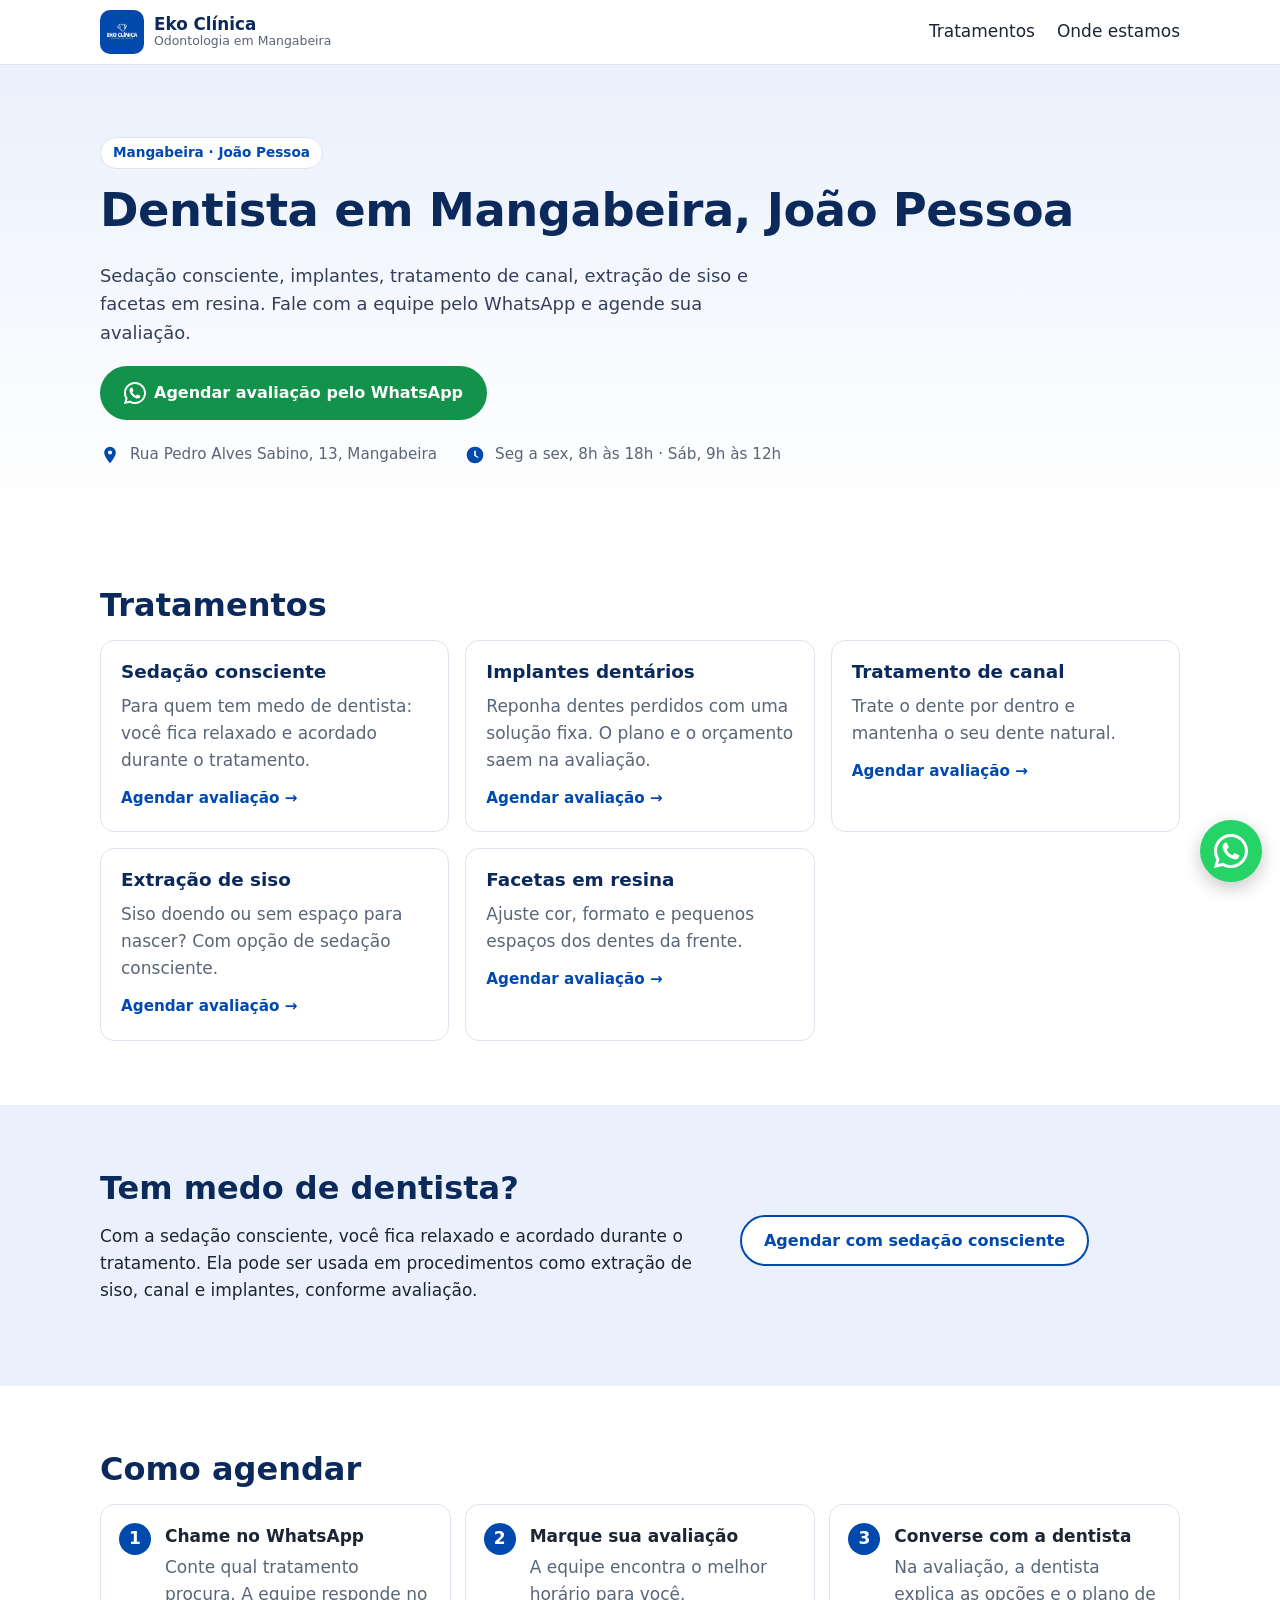
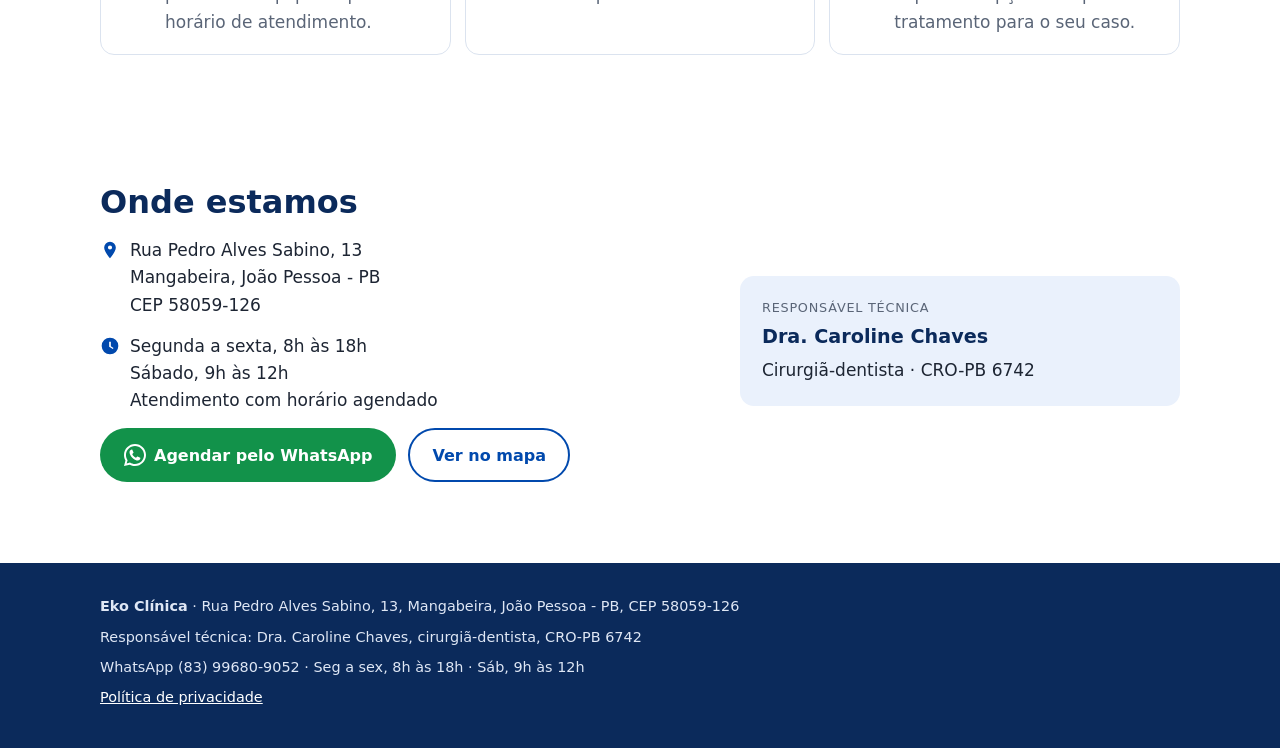
<file: index.html>
<!doctype html>
<html lang="pt-BR">
<head>
<!-- Google Tag Manager -->
<script>(function(w,d,s,l,i){w[l]=w[l]||[];w[l].push({'gtm.start':
new Date().getTime(),event:'gtm.js'});var f=d.getElementsByTagName(s)[0],
j=d.createElement(s),dl=l!='dataLayer'?'&l='+l:'';j.async=true;j.src=
'https://www.googletagmanager.com/gtm.js?id='+i+dl;f.parentNode.insertBefore(j,f);
})(window,document,'script','dataLayer','GTM-N7R9G9RZ');</script>
<!-- End Google Tag Manager -->
<meta charset="utf-8">
<meta name="viewport" content="width=device-width, initial-scale=1">
<title>Dentista em Mangabeira, João Pessoa | Eko Clínica</title>
<meta name="description" content="Dentista em Mangabeira, João Pessoa: sedação consciente, implantes, tratamento de canal, extração de siso e facetas em resina. Agende sua avaliação pelo WhatsApp.">
<link rel="canonical" href="https://ekoversobr.github.io/ekoclinica/">
<meta name="theme-color" content="#0149ad">
<meta property="og:type" content="website">
<meta property="og:title" content="Dentista em Mangabeira, João Pessoa | Eko Clínica">
<meta property="og:description" content="Dentista em Mangabeira, João Pessoa: sedação consciente, implantes, tratamento de canal, extração de siso e facetas em resina. Agende sua avaliação pelo WhatsApp.">
<meta property="og:url" content="https://ekoversobr.github.io/ekoclinica/">
<meta property="og:image" content="https://ekoversobr.github.io/ekoclinica/assets/logo-eko-clinica.png">
<meta property="og:locale" content="pt_BR">
<link rel="icon" href="assets/favicon-64.png" sizes="64x64">
<link rel="apple-touch-icon" href="assets/apple-touch-icon.png">
<link rel="stylesheet" href="assets/site.css?v=484be460">
<script type="application/ld+json">{"@context": "https://schema.org", "@type": "Dentist", "name": "Eko Clínica", "url": "https://ekoversobr.github.io/ekoclinica/", "image": "https://ekoversobr.github.io/ekoclinica/assets/logo-eko-clinica.png", "telephone": "+5583996809052", "address": {"@type": "PostalAddress", "streetAddress": "Rua Pedro Alves Sabino, 13", "addressLocality": "João Pessoa", "addressRegion": "PB", "postalCode": "58059-126", "addressCountry": "BR"}, "openingHoursSpecification": [{"@type": "OpeningHoursSpecification", "dayOfWeek": ["Monday", "Tuesday", "Wednesday", "Thursday", "Friday"], "opens": "08:00", "closes": "18:00"}, {"@type": "OpeningHoursSpecification", "dayOfWeek": "Saturday", "opens": "09:00", "closes": "12:00"}]}</script>
<script src="assets/site.js?v=f986e2d7" defer></script>
</head>
<body>
<!-- Google Tag Manager (noscript) -->
<noscript><iframe src="https://www.googletagmanager.com/ns.html?id=GTM-N7R9G9RZ" height="0" width="0" style="display:none;visibility:hidden"></iframe></noscript>
<!-- End Google Tag Manager (noscript) -->
<header class="topo">
  <div class="topo-in">
    <a class="marca" href="./" aria-label="Eko Clínica, página inicial">
      <img src="assets/logo-eko-clinica.png" alt="" width="44" height="44">
      <span><strong>Eko Clínica</strong><small>Odontologia em Mangabeira</small></span>
    </a>
    <nav class="menu" aria-label="Menu">
      <a href="#tratamentos">Tratamentos</a>
      <a href="#onde-estamos">Onde estamos</a>
    </nav>
  </div>
</header>
<main>
<section class="hero">
  <div class="in">
    <p class="selo">Mangabeira · João Pessoa</p>
    <h1>Dentista em Mangabeira, João Pessoa</h1>
    <p class="lead">Sedação consciente, implantes, tratamento de canal, extração de siso e facetas em resina. Fale com a equipe pelo WhatsApp e agende sua avaliação.</p>
    <p class="acoes"><a class="btn btn-wa" href="https://wa.me/5583996809052?text=Ol%C3%A1%2C%20tudo%20bem%3F%20Cliquei%20no%20an%C3%BAncio%20da%20Eko%20Cl%C3%ADnica%20no%20Google%2C%20fui%20ao%20site%20e%20cliquei%20no%20bot%C3%A3o%20do%20WhatsApp%20e%20gostaria%20de%20mais%20informa%C3%A7%C3%B5es." target="_blank" rel="noopener" data-wa data-servico="pagina principal"><img class="ico-wa" src="assets/whatsapp-glyph-white.svg" alt="" width="22" height="22"><span>Agendar avaliação pelo WhatsApp</span></a></p>
    <ul class="fatos">
      <li><svg aria-hidden="true" viewBox="0 0 24 24" width="20" height="20"><path fill="currentColor" d="M12 2a7 7 0 0 0-7 7c0 5.2 7 13 7 13s7-7.8 7-13a7 7 0 0 0-7-7zm0 9.5A2.5 2.5 0 1 1 12 6.5a2.5 2.5 0 0 1 0 5z"/></svg><span>Rua Pedro Alves Sabino, 13, Mangabeira</span></li>
      <li><svg aria-hidden="true" viewBox="0 0 24 24" width="20" height="20"><path fill="currentColor" d="M12 2a10 10 0 1 0 0 20 10 10 0 0 0 0-20zm1 10.4 3.2 1.9-.8 1.3L11 13V7h2z"/></svg><span>Seg a sex, 8h às 18h · Sáb, 9h às 12h</span></li>
    </ul>
  </div>
</section>
<section class="secao" id="tratamentos" aria-labelledby="trat-titulo">
  <div class="in">
    <h2 id="trat-titulo">Tratamentos</h2>
    <div class="grade-cards">
      <a class="card-trat" href="sedacao-consciente/">
        <h3>Sedação consciente</h3>
        <p>Para quem tem medo de dentista: você fica relaxado e acordado durante o tratamento.</p>
        <span class="mais">Agendar avaliação →</span>
      </a>
      <a class="card-trat" href="implantes-dentarios/">
        <h3>Implantes dentários</h3>
        <p>Reponha dentes perdidos com uma solução fixa. O plano e o orçamento saem na avaliação.</p>
        <span class="mais">Agendar avaliação →</span>
      </a>
      <a class="card-trat" href="tratamento-de-canal/">
        <h3>Tratamento de canal</h3>
        <p>Trate o dente por dentro e mantenha o seu dente natural.</p>
        <span class="mais">Agendar avaliação →</span>
      </a>
      <a class="card-trat" href="extracao-de-siso/">
        <h3>Extração de siso</h3>
        <p>Siso doendo ou sem espaço para nascer? Com opção de sedação consciente.</p>
        <span class="mais">Agendar avaliação →</span>
      </a>
      <a class="card-trat" href="facetas-em-resina/">
        <h3>Facetas em resina</h3>
        <p>Ajuste cor, formato e pequenos espaços dos dentes da frente.</p>
        <span class="mais">Agendar avaliação →</span>
      </a>
    </div>
  </div>
</section>
<section class="secao destaque" aria-labelledby="medo-titulo">
  <div class="in grade-2">
    <div>
      <h2 id="medo-titulo">Tem medo de dentista?</h2>
      <p>Com a sedação consciente, você fica relaxado e acordado durante o tratamento. Ela pode ser usada em procedimentos como extração de siso, canal e implantes, conforme avaliação.</p>
    </div>
    <p class="acoes"><a class="btn btn-claro" href="sedacao-consciente/">Agendar com sedação consciente</a></p>
  </div>
</section>
<section class="secao" aria-labelledby="como-titulo">
  <div class="in">
    <h2 id="como-titulo">Como agendar</h2>
    <ol class="etapas">
      <li><strong>Chame no WhatsApp</strong><span>Conte qual tratamento procura. A equipe responde no horário de atendimento.</span></li>
      <li><strong>Marque sua avaliação</strong><span>A equipe encontra o melhor horário para você.</span></li>
      <li><strong>Converse com a dentista</strong><span>Na avaliação, a dentista explica as opções e o plano de tratamento para o seu caso.</span></li>
    </ol>
  </div>
</section>
<section class="secao local" id="onde-estamos" aria-labelledby="onde-titulo">
  <div class="in grade-2">
    <div>
      <h2 id="onde-titulo">Onde estamos</h2>
      <p class="info"><svg aria-hidden="true" viewBox="0 0 24 24" width="20" height="20"><path fill="currentColor" d="M12 2a7 7 0 0 0-7 7c0 5.2 7 13 7 13s7-7.8 7-13a7 7 0 0 0-7-7zm0 9.5A2.5 2.5 0 1 1 12 6.5a2.5 2.5 0 0 1 0 5z"/></svg><span>Rua Pedro Alves Sabino, 13<br>Mangabeira, João Pessoa - PB<br>CEP 58059-126</span></p>
      <p class="info"><svg aria-hidden="true" viewBox="0 0 24 24" width="20" height="20"><path fill="currentColor" d="M12 2a10 10 0 1 0 0 20 10 10 0 0 0 0-20zm1 10.4 3.2 1.9-.8 1.3L11 13V7h2z"/></svg><span>Segunda a sexta, 8h às 18h<br>Sábado, 9h às 12h<br>Atendimento com horário agendado</span></p>
      <p class="acoes"><a class="btn btn-wa" href="https://wa.me/5583996809052?text=Ol%C3%A1%2C%20tudo%20bem%3F%20Cliquei%20no%20an%C3%BAncio%20da%20Eko%20Cl%C3%ADnica%20no%20Google%2C%20fui%20ao%20site%20e%20cliquei%20no%20bot%C3%A3o%20do%20WhatsApp%20e%20gostaria%20de%20mais%20informa%C3%A7%C3%B5es." target="_blank" rel="noopener" data-wa data-servico="pagina principal"><img class="ico-wa" src="assets/whatsapp-glyph-white.svg" alt="" width="22" height="22"><span>Agendar pelo WhatsApp</span></a>
        <a class="btn btn-claro" href="https://www.google.com/maps/search/?api=1&query=Rua%20Pedro%20Alves%20Sabino%2C%2013%2C%20Mangabeira%2C%20Jo%C3%A3o%20Pessoa%20-%20PB%2C%2058059-126" target="_blank" rel="noopener">Ver no mapa</a></p>
    </div>
    <div class="cartao-rt">
      <p class="rotulo">Responsável técnica</p>
      <p class="rt-nome">Dra. Caroline Chaves</p>
      <p>Cirurgiã-dentista · CRO-PB 6742</p>
    </div>
  </div>
</section>
</main>
<footer class="rodape">
  <div class="in">
    <p><strong>Eko Clínica</strong> · Rua Pedro Alves Sabino, 13, Mangabeira, João Pessoa - PB, CEP 58059-126</p>
    <p>Responsável técnica: Dra. Caroline Chaves, cirurgiã-dentista, CRO-PB 6742</p>
    <p>WhatsApp (83) 99680-9052 · Seg a sex, 8h às 18h · Sáb, 9h às 12h</p>
    <p><a href="privacidade/">Política de privacidade</a></p>
  </div>
</footer>
<a class="wa-flutuante" href="https://wa.me/5583996809052?text=Ol%C3%A1%2C%20tudo%20bem%3F%20Cliquei%20no%20an%C3%BAncio%20da%20Eko%20Cl%C3%ADnica%20no%20Google%2C%20fui%20ao%20site%20e%20cliquei%20no%20bot%C3%A3o%20do%20WhatsApp%20e%20gostaria%20de%20mais%20informa%C3%A7%C3%B5es." target="_blank" rel="noopener" data-wa data-servico="pagina principal" aria-label="Falar com a Eko Clínica pelo WhatsApp"><img class="ico-wa" src="assets/whatsapp-glyph-white.svg" alt="" width="34" height="34"></a>
</body>
</html>
</file>
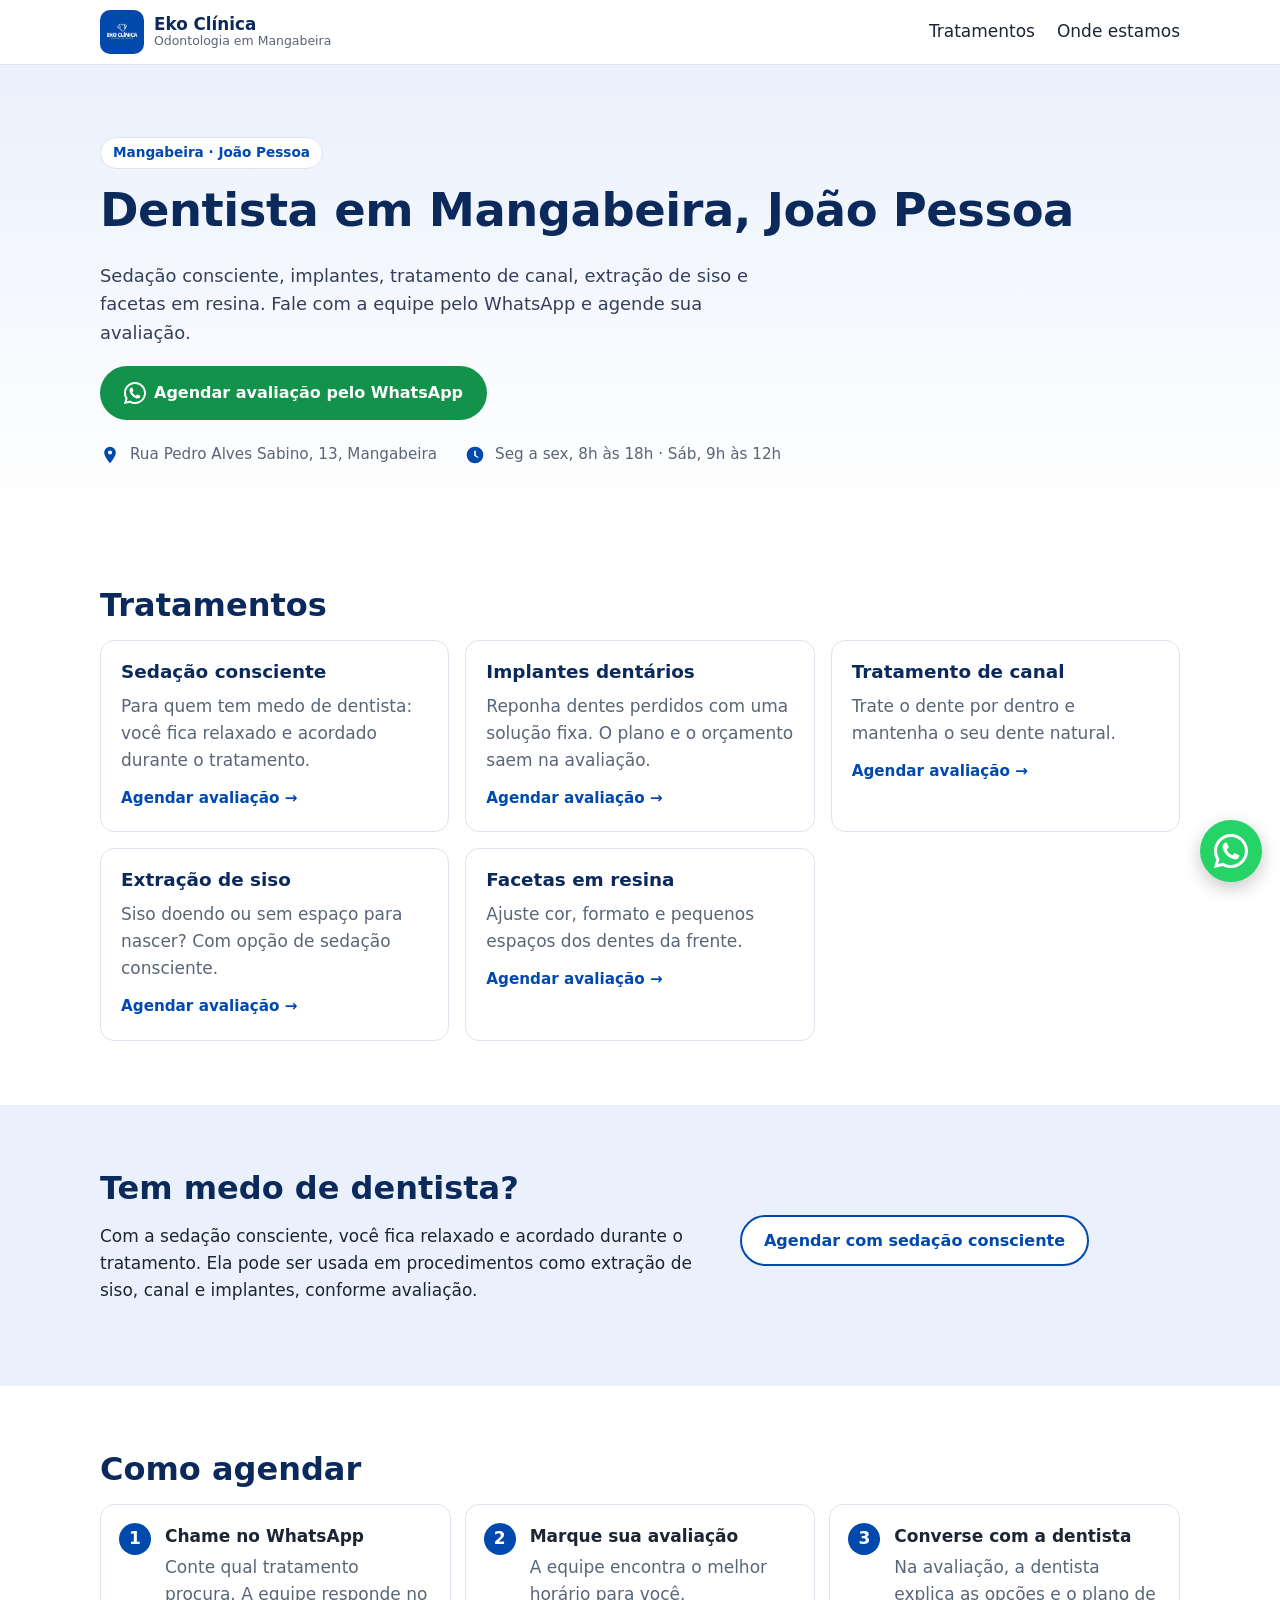
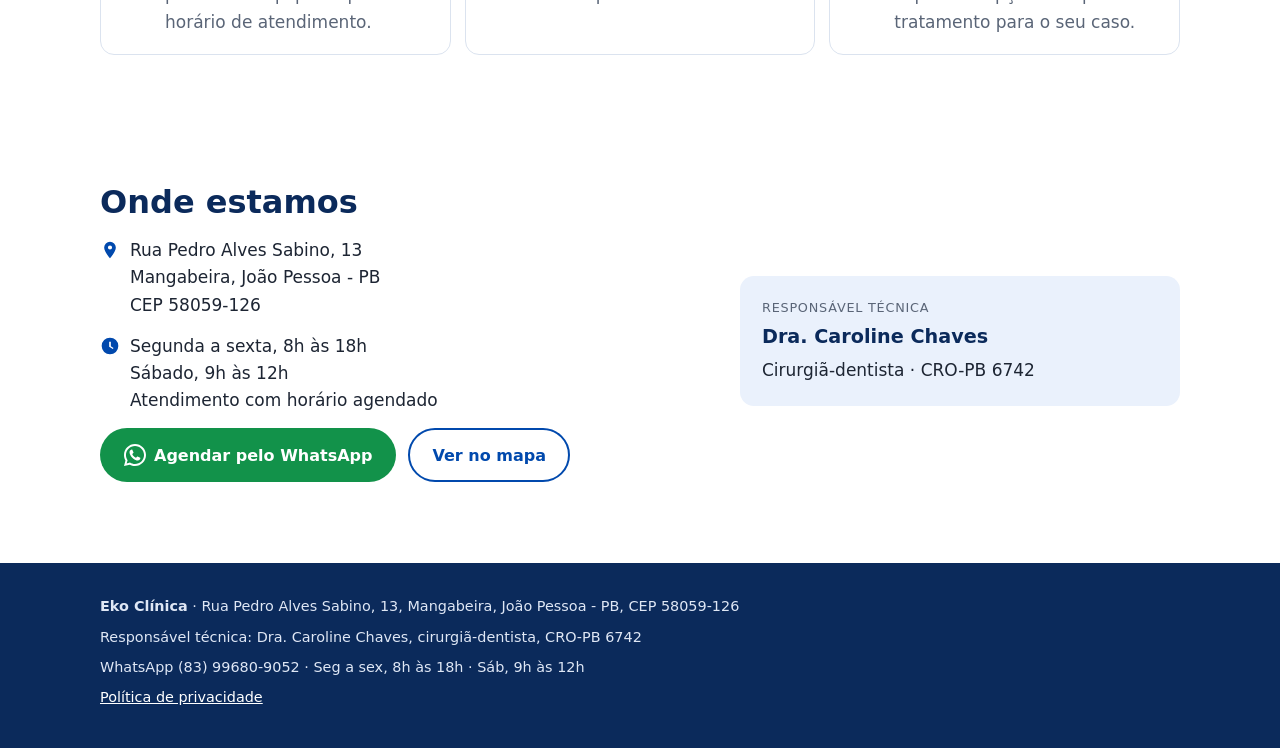
<file: campanhas/index.html>
<!doctype html>
<html lang="pt-BR"><head><meta charset="utf-8">
<meta name="robots" content="noindex">
<link rel="canonical" href="https://ekoversobr.github.io/ekoclinica/">
<script>location.replace("../" + location.search + location.hash);</script>
<meta http-equiv="refresh" content="0; url=../">
<title>Eko Clínica</title></head>
<body><p><a href="../">Eko Clínica</a></p></body></html>
</file>
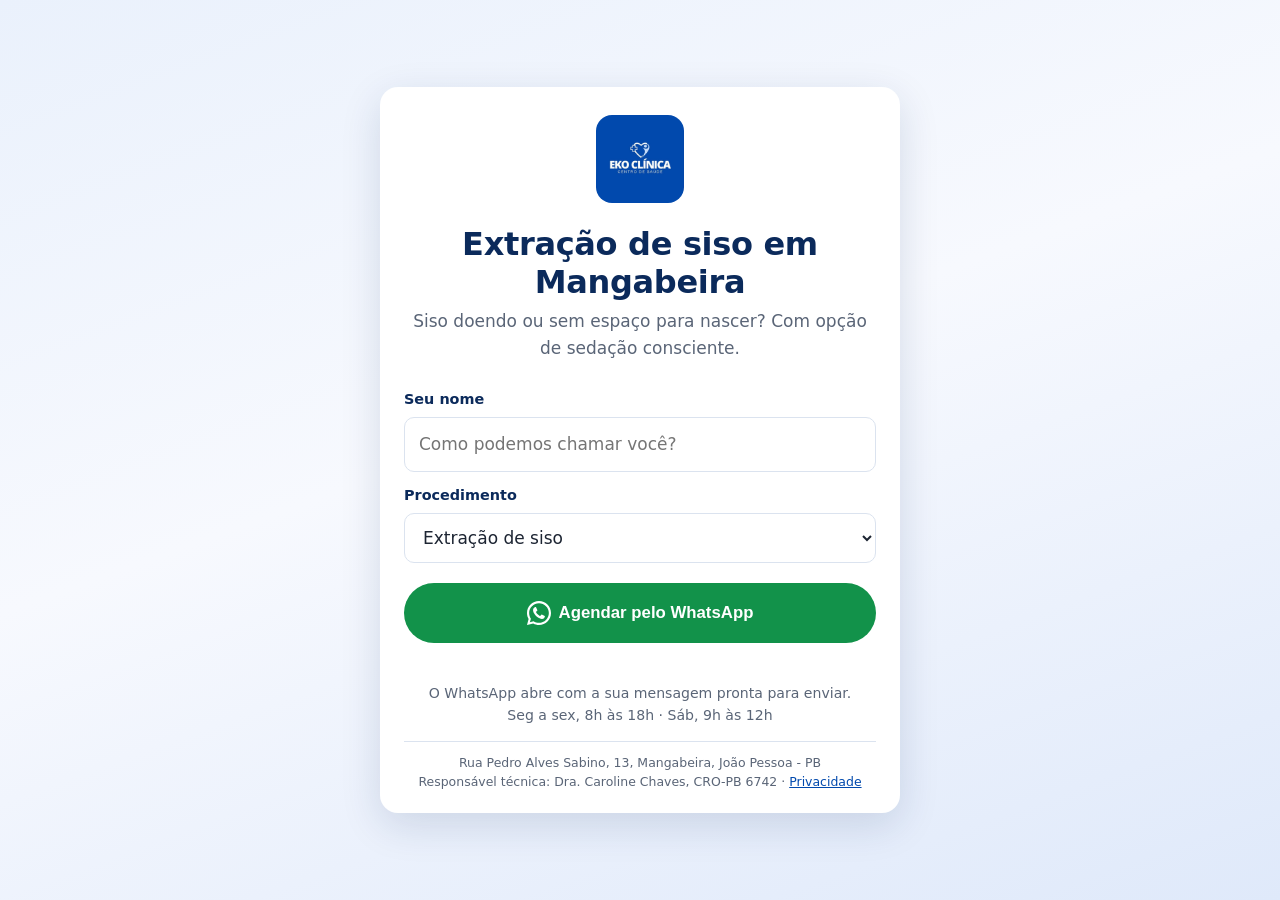
<file: extracao-de-siso/index.html>
<!doctype html>
<html lang="pt-BR">
<head>
<!-- Google Tag Manager -->
<script>(function(w,d,s,l,i){w[l]=w[l]||[];w[l].push({'gtm.start':
new Date().getTime(),event:'gtm.js'});var f=d.getElementsByTagName(s)[0],
j=d.createElement(s),dl=l!='dataLayer'?'&l='+l:'';j.async=true;j.src=
'https://www.googletagmanager.com/gtm.js?id='+i+dl;f.parentNode.insertBefore(j,f);
})(window,document,'script','dataLayer','GTM-N7R9G9RZ');</script>
<!-- End Google Tag Manager -->
<meta charset="utf-8">
<meta name="viewport" content="width=device-width, initial-scale=1">
<title>Extração de siso em Mangabeira, João Pessoa | Eko Clínica</title>
<meta name="description" content="Extração de siso em Mangabeira, João Pessoa, com opção de sedação consciente. Agende pelo WhatsApp.">
<link rel="canonical" href="https://ekoversobr.github.io/ekoclinica/extracao-de-siso/">
<meta name="theme-color" content="#0149ad">
<meta property="og:type" content="website">
<meta property="og:title" content="Extração de siso em Mangabeira, João Pessoa | Eko Clínica">
<meta property="og:description" content="Extração de siso em Mangabeira, João Pessoa, com opção de sedação consciente. Agende pelo WhatsApp.">
<meta property="og:url" content="https://ekoversobr.github.io/ekoclinica/extracao-de-siso/">
<meta property="og:image" content="https://ekoversobr.github.io/ekoclinica/assets/logo-eko-clinica.png">
<meta property="og:locale" content="pt_BR">
<link rel="icon" href="../assets/favicon-64.png" sizes="64x64">
<link rel="apple-touch-icon" href="../assets/apple-touch-icon.png">
<link rel="stylesheet" href="../assets/site.css?v=484be460">
<script type="application/ld+json">{"@context": "https://schema.org", "@type": "Dentist", "name": "Eko Clínica", "url": "https://ekoversobr.github.io/ekoclinica/", "image": "https://ekoversobr.github.io/ekoclinica/assets/logo-eko-clinica.png", "telephone": "+5583996809052", "address": {"@type": "PostalAddress", "streetAddress": "Rua Pedro Alves Sabino, 13", "addressLocality": "João Pessoa", "addressRegion": "PB", "postalCode": "58059-126", "addressCountry": "BR"}, "openingHoursSpecification": [{"@type": "OpeningHoursSpecification", "dayOfWeek": ["Monday", "Tuesday", "Wednesday", "Thursday", "Friday"], "opens": "08:00", "closes": "18:00"}, {"@type": "OpeningHoursSpecification", "dayOfWeek": "Saturday", "opens": "09:00", "closes": "12:00"}]}</script>
<script src="../assets/site.js?v=f986e2d7" defer></script>
</head>
<body class="pagina-lp">
<!-- Google Tag Manager (noscript) -->
<noscript><iframe src="https://www.googletagmanager.com/ns.html?id=GTM-N7R9G9RZ" height="0" width="0" style="display:none;visibility:hidden"></iframe></noscript>
<!-- End Google Tag Manager (noscript) -->
<main class="lp">
  <section class="lp-card" aria-labelledby="lp-titulo">
    <a class="lp-logo" href="../" aria-label="Eko Clínica, página inicial">
      <img src="../assets/logo-eko-clinica.png" alt="Eko Clínica, Centro de Saúde" width="88" height="88">
    </a>
    <h1 id="lp-titulo">Extração de siso em Mangabeira</h1>
    <p class="lp-sub">Siso doendo ou sem espaço para nascer? Com opção de sedação consciente.</p>
    <form id="form-agendar" novalidate>
      <label for="nome">Seu nome</label>
      <input id="nome" name="nome" type="text" autocomplete="given-name" maxlength="60" placeholder="Como podemos chamar você?" required>
      <label for="procedimento">Procedimento</label>
      <select id="procedimento" name="procedimento">
          <option value="sedação consciente">Sedação consciente</option>
          <option value="implante dentário">Implantes dentários</option>
          <option value="tratamento de canal">Tratamento de canal</option>
          <option value="extração de siso" selected>Extração de siso</option>
          <option value="facetas em resina">Facetas em resina</option>
          <option value="uma avaliação">Outro / avaliação geral</option>
      </select>
      <button type="submit" class="btn btn-wa btn-largo"><img class="ico-wa" src="../assets/whatsapp-glyph-white.svg" alt="" width="24" height="24"><span>Agendar pelo WhatsApp</span></button>
      <p id="form-aviso" class="lp-aviso" role="status" aria-live="polite"></p>
    </form>
    <a id="wa-envio" class="oculto" href="https://wa.me/5583996809052" target="_blank" rel="noopener" tabindex="-1" aria-hidden="true">WhatsApp</a>
    <p class="lp-nota">O WhatsApp abre com a sua mensagem pronta para enviar.<br>Seg a sex, 8h às 18h · Sáb, 9h às 12h</p>
    <p class="lp-rodape">Rua Pedro Alves Sabino, 13, Mangabeira, João Pessoa - PB<br>
      Responsável técnica: Dra. Caroline Chaves, CRO-PB 6742 · <a href="../privacidade/">Privacidade</a></p>
  </section>
</main>
</body>
</html>
</file>
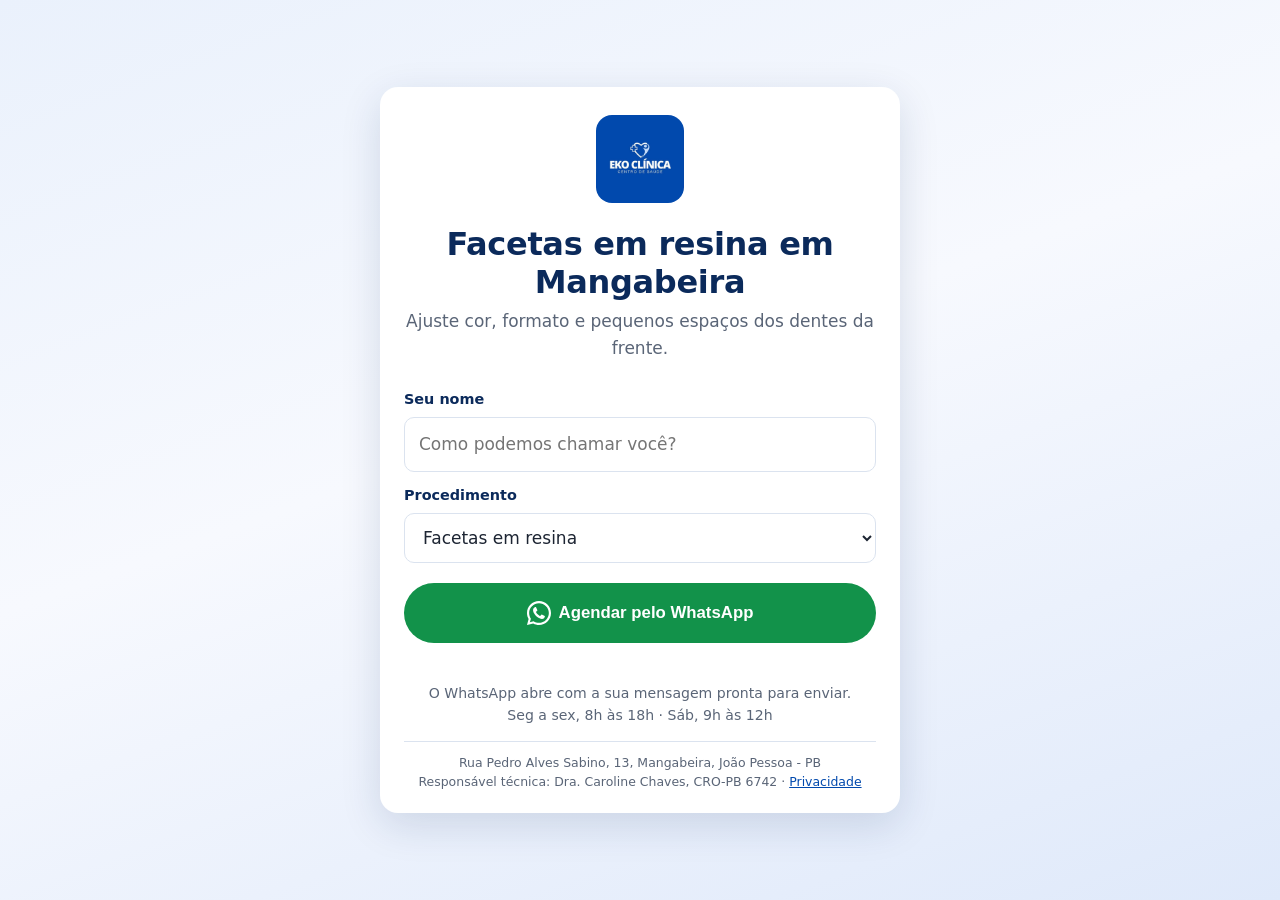
<file: facetas-em-resina/index.html>
<!doctype html>
<html lang="pt-BR">
<head>
<!-- Google Tag Manager -->
<script>(function(w,d,s,l,i){w[l]=w[l]||[];w[l].push({'gtm.start':
new Date().getTime(),event:'gtm.js'});var f=d.getElementsByTagName(s)[0],
j=d.createElement(s),dl=l!='dataLayer'?'&l='+l:'';j.async=true;j.src=
'https://www.googletagmanager.com/gtm.js?id='+i+dl;f.parentNode.insertBefore(j,f);
})(window,document,'script','dataLayer','GTM-N7R9G9RZ');</script>
<!-- End Google Tag Manager -->
<meta charset="utf-8">
<meta name="viewport" content="width=device-width, initial-scale=1">
<title>Facetas em resina em Mangabeira, João Pessoa | Eko Clínica</title>
<meta name="description" content="Facetas em resina em Mangabeira, João Pessoa. Agende sua avaliação na Eko Clínica pelo WhatsApp.">
<link rel="canonical" href="https://ekoversobr.github.io/ekoclinica/facetas-em-resina/">
<meta name="theme-color" content="#0149ad">
<meta property="og:type" content="website">
<meta property="og:title" content="Facetas em resina em Mangabeira, João Pessoa | Eko Clínica">
<meta property="og:description" content="Facetas em resina em Mangabeira, João Pessoa. Agende sua avaliação na Eko Clínica pelo WhatsApp.">
<meta property="og:url" content="https://ekoversobr.github.io/ekoclinica/facetas-em-resina/">
<meta property="og:image" content="https://ekoversobr.github.io/ekoclinica/assets/logo-eko-clinica.png">
<meta property="og:locale" content="pt_BR">
<link rel="icon" href="../assets/favicon-64.png" sizes="64x64">
<link rel="apple-touch-icon" href="../assets/apple-touch-icon.png">
<link rel="stylesheet" href="../assets/site.css?v=484be460">
<script type="application/ld+json">{"@context": "https://schema.org", "@type": "Dentist", "name": "Eko Clínica", "url": "https://ekoversobr.github.io/ekoclinica/", "image": "https://ekoversobr.github.io/ekoclinica/assets/logo-eko-clinica.png", "telephone": "+5583996809052", "address": {"@type": "PostalAddress", "streetAddress": "Rua Pedro Alves Sabino, 13", "addressLocality": "João Pessoa", "addressRegion": "PB", "postalCode": "58059-126", "addressCountry": "BR"}, "openingHoursSpecification": [{"@type": "OpeningHoursSpecification", "dayOfWeek": ["Monday", "Tuesday", "Wednesday", "Thursday", "Friday"], "opens": "08:00", "closes": "18:00"}, {"@type": "OpeningHoursSpecification", "dayOfWeek": "Saturday", "opens": "09:00", "closes": "12:00"}]}</script>
<script src="../assets/site.js?v=f986e2d7" defer></script>
</head>
<body class="pagina-lp">
<!-- Google Tag Manager (noscript) -->
<noscript><iframe src="https://www.googletagmanager.com/ns.html?id=GTM-N7R9G9RZ" height="0" width="0" style="display:none;visibility:hidden"></iframe></noscript>
<!-- End Google Tag Manager (noscript) -->
<main class="lp">
  <section class="lp-card" aria-labelledby="lp-titulo">
    <a class="lp-logo" href="../" aria-label="Eko Clínica, página inicial">
      <img src="../assets/logo-eko-clinica.png" alt="Eko Clínica, Centro de Saúde" width="88" height="88">
    </a>
    <h1 id="lp-titulo">Facetas em resina em Mangabeira</h1>
    <p class="lp-sub">Ajuste cor, formato e pequenos espaços dos dentes da frente.</p>
    <form id="form-agendar" novalidate>
      <label for="nome">Seu nome</label>
      <input id="nome" name="nome" type="text" autocomplete="given-name" maxlength="60" placeholder="Como podemos chamar você?" required>
      <label for="procedimento">Procedimento</label>
      <select id="procedimento" name="procedimento">
          <option value="sedação consciente">Sedação consciente</option>
          <option value="implante dentário">Implantes dentários</option>
          <option value="tratamento de canal">Tratamento de canal</option>
          <option value="extração de siso">Extração de siso</option>
          <option value="facetas em resina" selected>Facetas em resina</option>
          <option value="uma avaliação">Outro / avaliação geral</option>
      </select>
      <button type="submit" class="btn btn-wa btn-largo"><img class="ico-wa" src="../assets/whatsapp-glyph-white.svg" alt="" width="24" height="24"><span>Agendar pelo WhatsApp</span></button>
      <p id="form-aviso" class="lp-aviso" role="status" aria-live="polite"></p>
    </form>
    <a id="wa-envio" class="oculto" href="https://wa.me/5583996809052" target="_blank" rel="noopener" tabindex="-1" aria-hidden="true">WhatsApp</a>
    <p class="lp-nota">O WhatsApp abre com a sua mensagem pronta para enviar.<br>Seg a sex, 8h às 18h · Sáb, 9h às 12h</p>
    <p class="lp-rodape">Rua Pedro Alves Sabino, 13, Mangabeira, João Pessoa - PB<br>
      Responsável técnica: Dra. Caroline Chaves, CRO-PB 6742 · <a href="../privacidade/">Privacidade</a></p>
  </section>
</main>
</body>
</html>
</file>
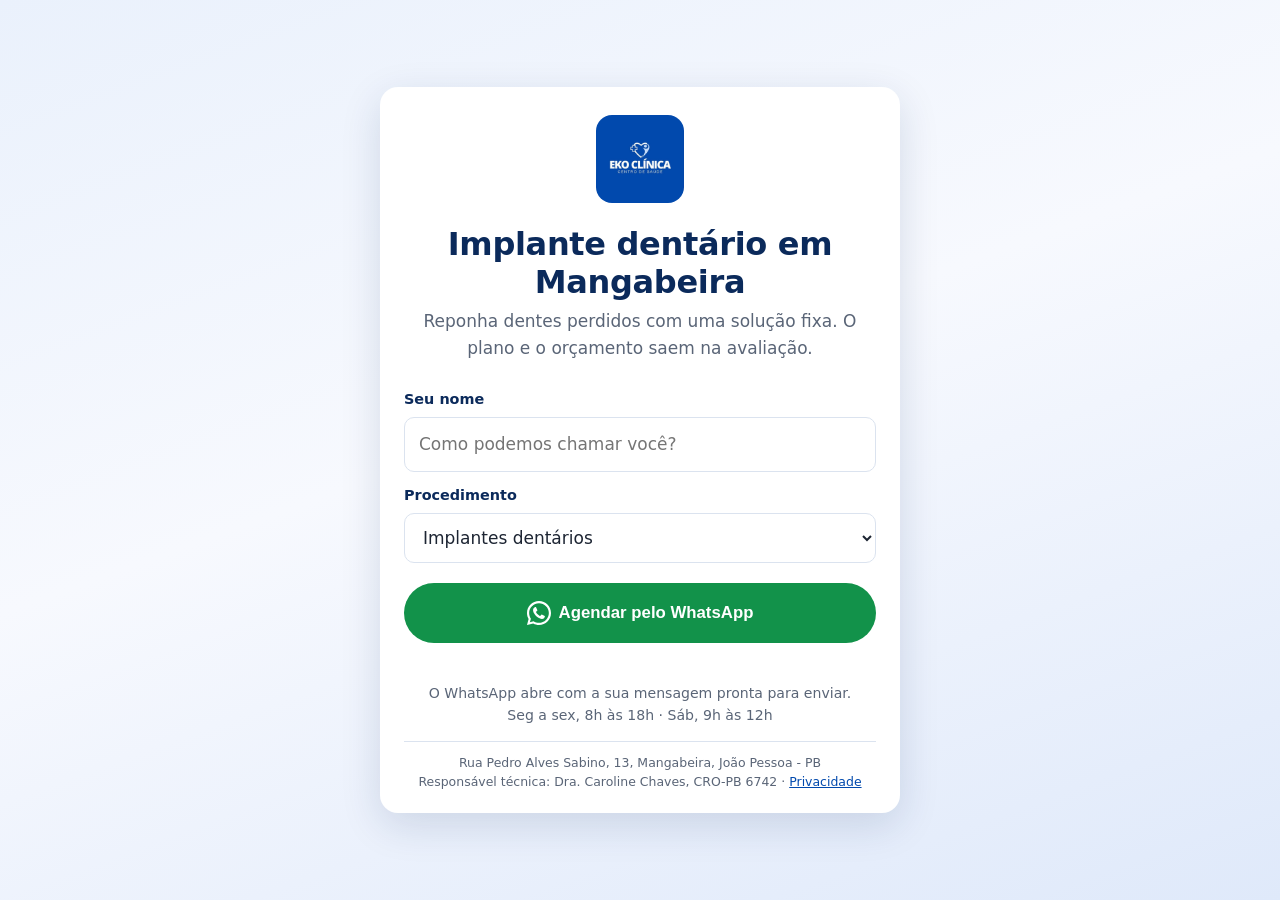
<file: implantes-dentarios/index.html>
<!doctype html>
<html lang="pt-BR">
<head>
<!-- Google Tag Manager -->
<script>(function(w,d,s,l,i){w[l]=w[l]||[];w[l].push({'gtm.start':
new Date().getTime(),event:'gtm.js'});var f=d.getElementsByTagName(s)[0],
j=d.createElement(s),dl=l!='dataLayer'?'&l='+l:'';j.async=true;j.src=
'https://www.googletagmanager.com/gtm.js?id='+i+dl;f.parentNode.insertBefore(j,f);
})(window,document,'script','dataLayer','GTM-N7R9G9RZ');</script>
<!-- End Google Tag Manager -->
<meta charset="utf-8">
<meta name="viewport" content="width=device-width, initial-scale=1">
<title>Implante dentário em Mangabeira, João Pessoa | Eko Clínica</title>
<meta name="description" content="Implante dentário em Mangabeira, João Pessoa. Agende sua avaliação na Eko Clínica pelo WhatsApp.">
<link rel="canonical" href="https://ekoversobr.github.io/ekoclinica/implantes-dentarios/">
<meta name="theme-color" content="#0149ad">
<meta property="og:type" content="website">
<meta property="og:title" content="Implante dentário em Mangabeira, João Pessoa | Eko Clínica">
<meta property="og:description" content="Implante dentário em Mangabeira, João Pessoa. Agende sua avaliação na Eko Clínica pelo WhatsApp.">
<meta property="og:url" content="https://ekoversobr.github.io/ekoclinica/implantes-dentarios/">
<meta property="og:image" content="https://ekoversobr.github.io/ekoclinica/assets/logo-eko-clinica.png">
<meta property="og:locale" content="pt_BR">
<link rel="icon" href="../assets/favicon-64.png" sizes="64x64">
<link rel="apple-touch-icon" href="../assets/apple-touch-icon.png">
<link rel="stylesheet" href="../assets/site.css?v=484be460">
<script type="application/ld+json">{"@context": "https://schema.org", "@type": "Dentist", "name": "Eko Clínica", "url": "https://ekoversobr.github.io/ekoclinica/", "image": "https://ekoversobr.github.io/ekoclinica/assets/logo-eko-clinica.png", "telephone": "+5583996809052", "address": {"@type": "PostalAddress", "streetAddress": "Rua Pedro Alves Sabino, 13", "addressLocality": "João Pessoa", "addressRegion": "PB", "postalCode": "58059-126", "addressCountry": "BR"}, "openingHoursSpecification": [{"@type": "OpeningHoursSpecification", "dayOfWeek": ["Monday", "Tuesday", "Wednesday", "Thursday", "Friday"], "opens": "08:00", "closes": "18:00"}, {"@type": "OpeningHoursSpecification", "dayOfWeek": "Saturday", "opens": "09:00", "closes": "12:00"}]}</script>
<script src="../assets/site.js?v=f986e2d7" defer></script>
</head>
<body class="pagina-lp">
<!-- Google Tag Manager (noscript) -->
<noscript><iframe src="https://www.googletagmanager.com/ns.html?id=GTM-N7R9G9RZ" height="0" width="0" style="display:none;visibility:hidden"></iframe></noscript>
<!-- End Google Tag Manager (noscript) -->
<main class="lp">
  <section class="lp-card" aria-labelledby="lp-titulo">
    <a class="lp-logo" href="../" aria-label="Eko Clínica, página inicial">
      <img src="../assets/logo-eko-clinica.png" alt="Eko Clínica, Centro de Saúde" width="88" height="88">
    </a>
    <h1 id="lp-titulo">Implante dentário em Mangabeira</h1>
    <p class="lp-sub">Reponha dentes perdidos com uma solução fixa. O plano e o orçamento saem na avaliação.</p>
    <form id="form-agendar" novalidate>
      <label for="nome">Seu nome</label>
      <input id="nome" name="nome" type="text" autocomplete="given-name" maxlength="60" placeholder="Como podemos chamar você?" required>
      <label for="procedimento">Procedimento</label>
      <select id="procedimento" name="procedimento">
          <option value="sedação consciente">Sedação consciente</option>
          <option value="implante dentário" selected>Implantes dentários</option>
          <option value="tratamento de canal">Tratamento de canal</option>
          <option value="extração de siso">Extração de siso</option>
          <option value="facetas em resina">Facetas em resina</option>
          <option value="uma avaliação">Outro / avaliação geral</option>
      </select>
      <button type="submit" class="btn btn-wa btn-largo"><img class="ico-wa" src="../assets/whatsapp-glyph-white.svg" alt="" width="24" height="24"><span>Agendar pelo WhatsApp</span></button>
      <p id="form-aviso" class="lp-aviso" role="status" aria-live="polite"></p>
    </form>
    <a id="wa-envio" class="oculto" href="https://wa.me/5583996809052" target="_blank" rel="noopener" tabindex="-1" aria-hidden="true">WhatsApp</a>
    <p class="lp-nota">O WhatsApp abre com a sua mensagem pronta para enviar.<br>Seg a sex, 8h às 18h · Sáb, 9h às 12h</p>
    <p class="lp-rodape">Rua Pedro Alves Sabino, 13, Mangabeira, João Pessoa - PB<br>
      Responsável técnica: Dra. Caroline Chaves, CRO-PB 6742 · <a href="../privacidade/">Privacidade</a></p>
  </section>
</main>
</body>
</html>
</file>
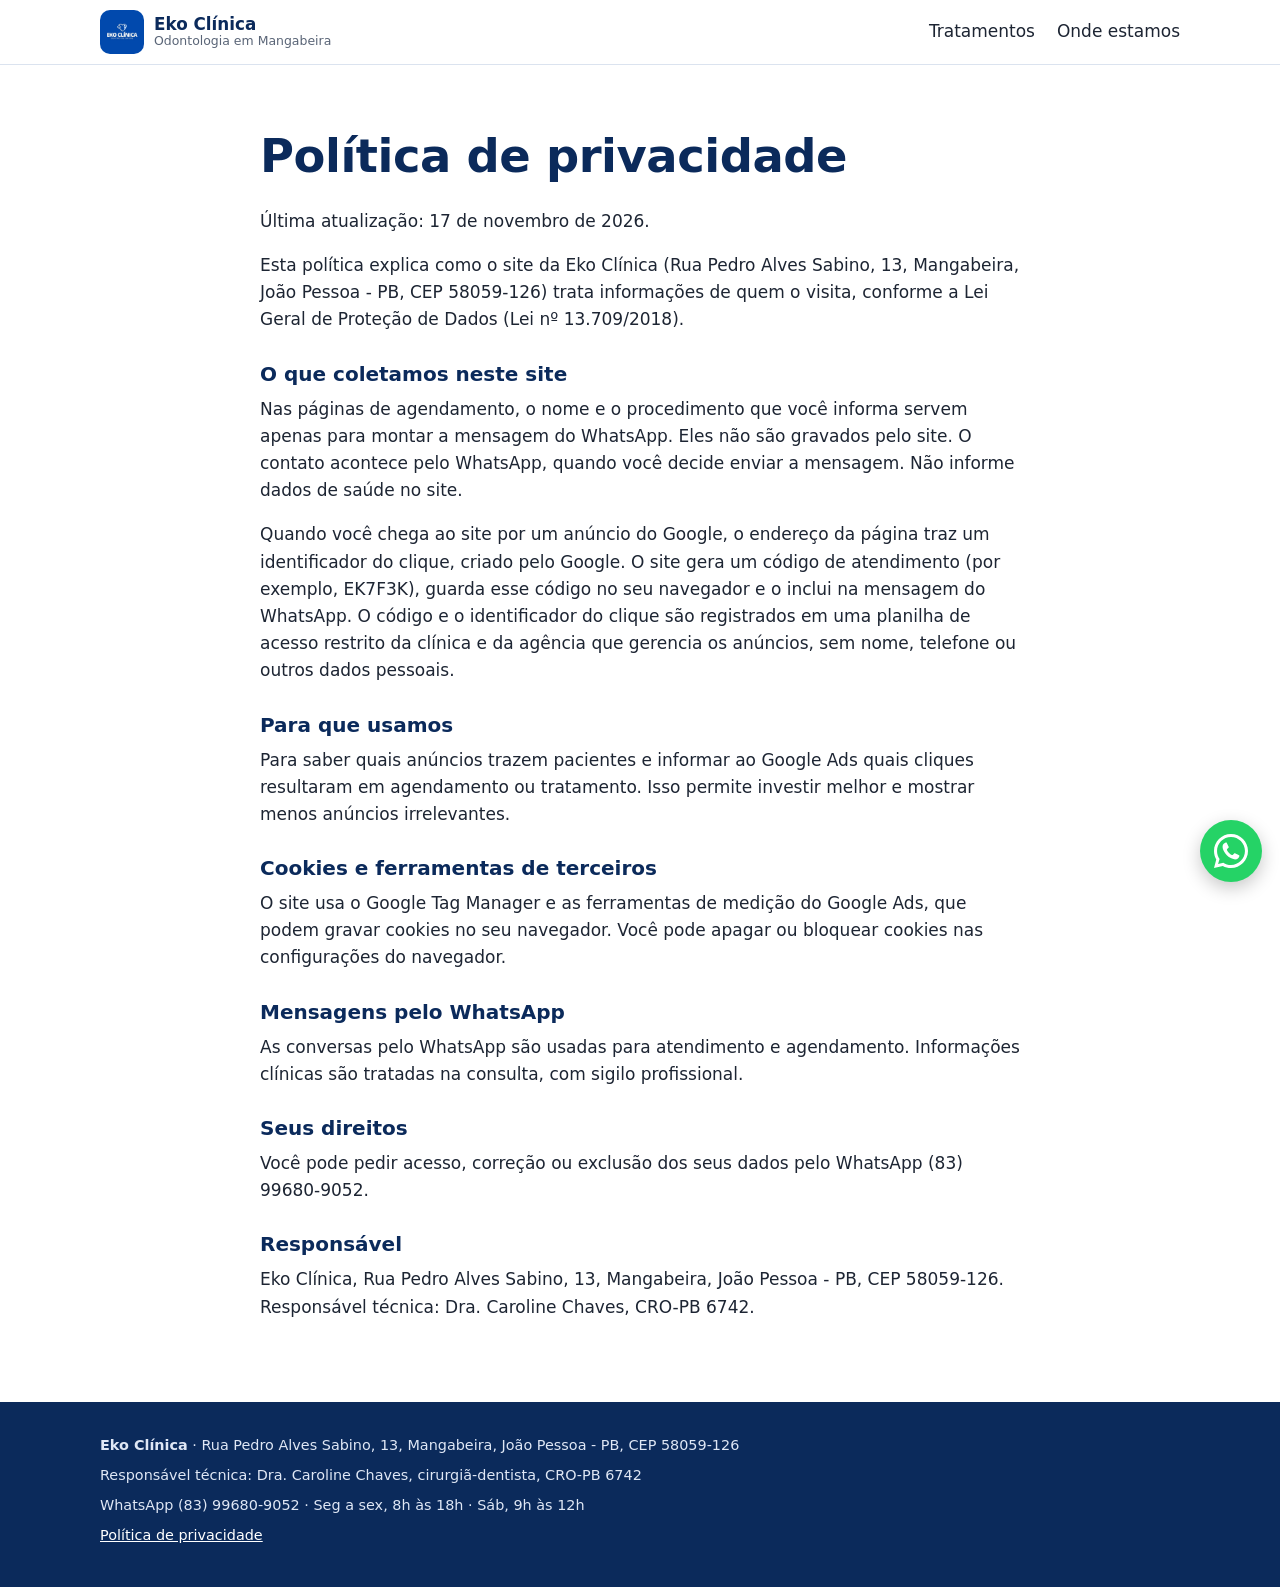
<file: privacidade/index.html>
<!doctype html>
<html lang="pt-BR">
<head>
<!-- Google Tag Manager -->
<script>(function(w,d,s,l,i){w[l]=w[l]||[];w[l].push({'gtm.start':
new Date().getTime(),event:'gtm.js'});var f=d.getElementsByTagName(s)[0],
j=d.createElement(s),dl=l!='dataLayer'?'&l='+l:'';j.async=true;j.src=
'https://www.googletagmanager.com/gtm.js?id='+i+dl;f.parentNode.insertBefore(j,f);
})(window,document,'script','dataLayer','GTM-N7R9G9RZ');</script>
<!-- End Google Tag Manager -->
<meta charset="utf-8">
<meta name="viewport" content="width=device-width, initial-scale=1">
<title>Política de privacidade | Eko Clínica</title>
<meta name="description" content="Como o site da Eko Clínica trata as informações de quem o visita.">
<link rel="canonical" href="https://ekoversobr.github.io/ekoclinica/privacidade/">
<meta name="theme-color" content="#0149ad">
<meta property="og:type" content="website">
<meta property="og:title" content="Política de privacidade | Eko Clínica">
<meta property="og:description" content="Como o site da Eko Clínica trata as informações de quem o visita.">
<meta property="og:url" content="https://ekoversobr.github.io/ekoclinica/privacidade/">
<meta property="og:image" content="https://ekoversobr.github.io/ekoclinica/assets/logo-eko-clinica.png">
<meta property="og:locale" content="pt_BR">
<link rel="icon" href="../assets/favicon-64.png" sizes="64x64">
<link rel="apple-touch-icon" href="../assets/apple-touch-icon.png">
<link rel="stylesheet" href="../assets/site.css?v=484be460">
<script src="../assets/site.js?v=f986e2d7" defer></script>
</head>
<body>
<!-- Google Tag Manager (noscript) -->
<noscript><iframe src="https://www.googletagmanager.com/ns.html?id=GTM-N7R9G9RZ" height="0" width="0" style="display:none;visibility:hidden"></iframe></noscript>
<!-- End Google Tag Manager (noscript) -->
<header class="topo">
  <div class="topo-in">
    <a class="marca" href="../" aria-label="Eko Clínica, página inicial">
      <img src="../assets/logo-eko-clinica.png" alt="" width="44" height="44">
      <span><strong>Eko Clínica</strong><small>Odontologia em Mangabeira</small></span>
    </a>
    <nav class="menu" aria-label="Menu">
      <a href="../#tratamentos">Tratamentos</a>
      <a href="../#onde-estamos">Onde estamos</a>
    </nav>
  </div>
</header>
<main>
<section class="secao">
  <div class="in estreito texto">
    <h1>Política de privacidade</h1>
    <p>Última atualização: 17 de novembro de 2026.</p>
    <p>Esta política explica como o site da Eko Clínica (Rua Pedro Alves Sabino, 13, Mangabeira, João Pessoa - PB, CEP 58059-126) trata informações de quem o visita, conforme a Lei Geral de Proteção de Dados (Lei nº 13.709/2018).</p>
    <h2>O que coletamos neste site</h2>
    <p>Nas páginas de agendamento, o nome e o procedimento que você informa servem apenas para montar a mensagem do WhatsApp. Eles não são gravados pelo site. O contato acontece pelo WhatsApp, quando você decide enviar a mensagem. Não informe dados de saúde no site.</p>
    <p>Quando você chega ao site por um anúncio do Google, o endereço da página traz um identificador do clique, criado pelo Google. O site gera um código de atendimento (por exemplo, EK7F3K), guarda esse código no seu navegador e o inclui na mensagem do WhatsApp. O código e o identificador do clique são registrados em uma planilha de acesso restrito da clínica e da agência que gerencia os anúncios, sem nome, telefone ou outros dados pessoais.</p>
    <h2>Para que usamos</h2>
    <p>Para saber quais anúncios trazem pacientes e informar ao Google Ads quais cliques resultaram em agendamento ou tratamento. Isso permite investir melhor e mostrar menos anúncios irrelevantes.</p>
    <h2>Cookies e ferramentas de terceiros</h2>
    <p>O site usa o Google Tag Manager e as ferramentas de medição do Google Ads, que podem gravar cookies no seu navegador. Você pode apagar ou bloquear cookies nas configurações do navegador.</p>
    <h2>Mensagens pelo WhatsApp</h2>
    <p>As conversas pelo WhatsApp são usadas para atendimento e agendamento. Informações clínicas são tratadas na consulta, com sigilo profissional.</p>
    <h2>Seus direitos</h2>
    <p>Você pode pedir acesso, correção ou exclusão dos seus dados pelo WhatsApp (83) 99680-9052.</p>
    <h2>Responsável</h2>
    <p>Eko Clínica, Rua Pedro Alves Sabino, 13, Mangabeira, João Pessoa - PB, CEP 58059-126. Responsável técnica: Dra. Caroline Chaves, CRO-PB 6742.</p>
  </div>
</section>
</main>
<footer class="rodape">
  <div class="in">
    <p><strong>Eko Clínica</strong> · Rua Pedro Alves Sabino, 13, Mangabeira, João Pessoa - PB, CEP 58059-126</p>
    <p>Responsável técnica: Dra. Caroline Chaves, cirurgiã-dentista, CRO-PB 6742</p>
    <p>WhatsApp (83) 99680-9052 · Seg a sex, 8h às 18h · Sáb, 9h às 12h</p>
    <p><a href="../privacidade/">Política de privacidade</a></p>
  </div>
</footer>
<a class="wa-flutuante" href="https://wa.me/5583996809052?text=Ol%C3%A1%2C%20tudo%20bem%3F%20Cliquei%20no%20an%C3%BAncio%20da%20Eko%20Cl%C3%ADnica%20no%20Google%2C%20fui%20ao%20site%20e%20cliquei%20no%20bot%C3%A3o%20do%20WhatsApp%20e%20gostaria%20de%20mais%20informa%C3%A7%C3%B5es." target="_blank" rel="noopener" data-wa data-servico="pagina principal" aria-label="Falar com a Eko Clínica pelo WhatsApp"><img class="ico-wa" src="../assets/whatsapp-glyph-white.svg" alt="" width="34" height="34"></a>
</body>
</html>
</file>
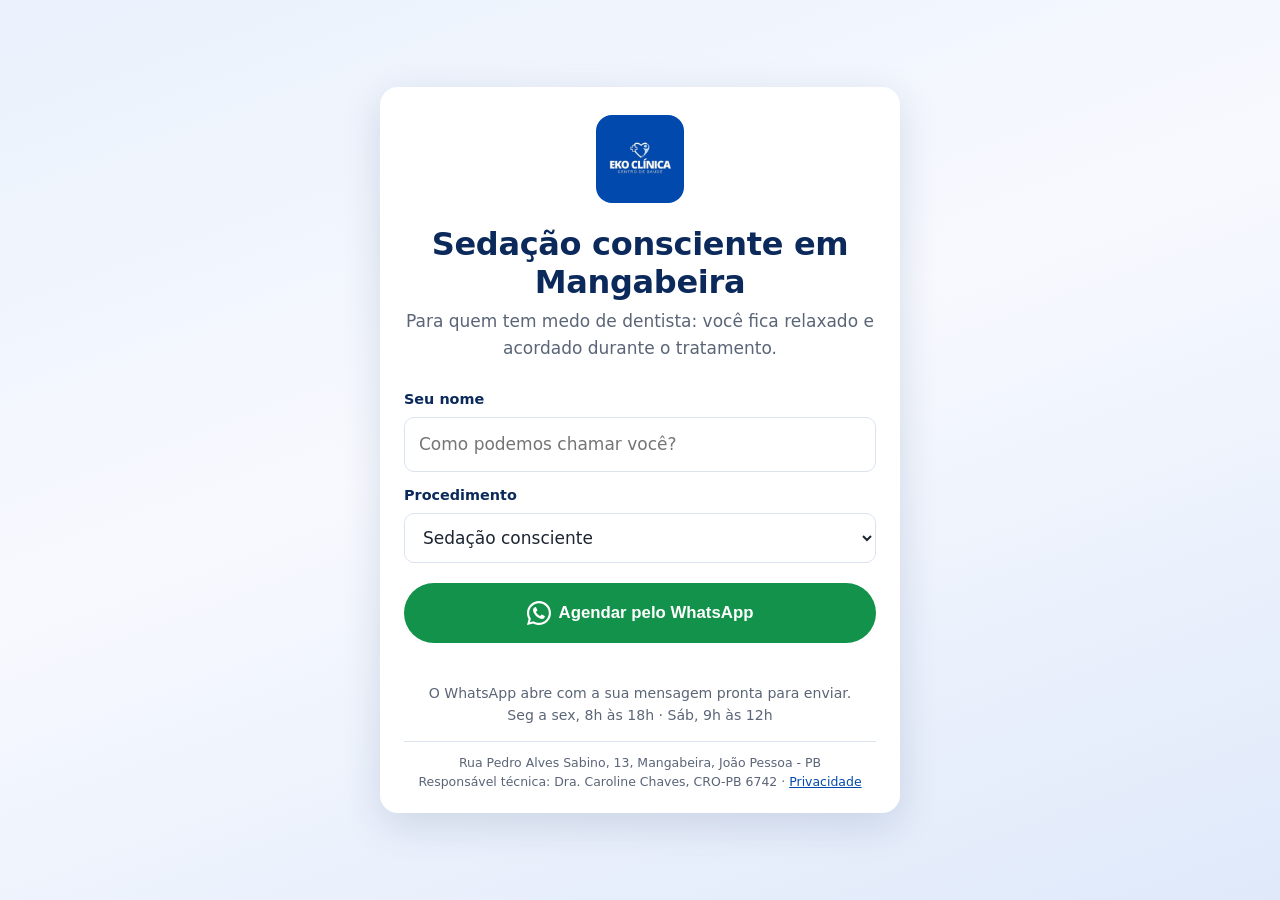
<file: sedacao-consciente/index.html>
<!doctype html>
<html lang="pt-BR">
<head>
<!-- Google Tag Manager -->
<script>(function(w,d,s,l,i){w[l]=w[l]||[];w[l].push({'gtm.start':
new Date().getTime(),event:'gtm.js'});var f=d.getElementsByTagName(s)[0],
j=d.createElement(s),dl=l!='dataLayer'?'&l='+l:'';j.async=true;j.src=
'https://www.googletagmanager.com/gtm.js?id='+i+dl;f.parentNode.insertBefore(j,f);
})(window,document,'script','dataLayer','GTM-N7R9G9RZ');</script>
<!-- End Google Tag Manager -->
<meta charset="utf-8">
<meta name="viewport" content="width=device-width, initial-scale=1">
<title>Sedação consciente em Mangabeira, João Pessoa | Eko Clínica</title>
<meta name="description" content="Sedação consciente em Mangabeira, João Pessoa. Agende sua avaliação na Eko Clínica pelo WhatsApp.">
<link rel="canonical" href="https://ekoversobr.github.io/ekoclinica/sedacao-consciente/">
<meta name="theme-color" content="#0149ad">
<meta property="og:type" content="website">
<meta property="og:title" content="Sedação consciente em Mangabeira, João Pessoa | Eko Clínica">
<meta property="og:description" content="Sedação consciente em Mangabeira, João Pessoa. Agende sua avaliação na Eko Clínica pelo WhatsApp.">
<meta property="og:url" content="https://ekoversobr.github.io/ekoclinica/sedacao-consciente/">
<meta property="og:image" content="https://ekoversobr.github.io/ekoclinica/assets/logo-eko-clinica.png">
<meta property="og:locale" content="pt_BR">
<link rel="icon" href="../assets/favicon-64.png" sizes="64x64">
<link rel="apple-touch-icon" href="../assets/apple-touch-icon.png">
<link rel="stylesheet" href="../assets/site.css?v=484be460">
<script type="application/ld+json">{"@context": "https://schema.org", "@type": "Dentist", "name": "Eko Clínica", "url": "https://ekoversobr.github.io/ekoclinica/", "image": "https://ekoversobr.github.io/ekoclinica/assets/logo-eko-clinica.png", "telephone": "+5583996809052", "address": {"@type": "PostalAddress", "streetAddress": "Rua Pedro Alves Sabino, 13", "addressLocality": "João Pessoa", "addressRegion": "PB", "postalCode": "58059-126", "addressCountry": "BR"}, "openingHoursSpecification": [{"@type": "OpeningHoursSpecification", "dayOfWeek": ["Monday", "Tuesday", "Wednesday", "Thursday", "Friday"], "opens": "08:00", "closes": "18:00"}, {"@type": "OpeningHoursSpecification", "dayOfWeek": "Saturday", "opens": "09:00", "closes": "12:00"}]}</script>
<script src="../assets/site.js?v=f986e2d7" defer></script>
</head>
<body class="pagina-lp">
<!-- Google Tag Manager (noscript) -->
<noscript><iframe src="https://www.googletagmanager.com/ns.html?id=GTM-N7R9G9RZ" height="0" width="0" style="display:none;visibility:hidden"></iframe></noscript>
<!-- End Google Tag Manager (noscript) -->
<main class="lp">
  <section class="lp-card" aria-labelledby="lp-titulo">
    <a class="lp-logo" href="../" aria-label="Eko Clínica, página inicial">
      <img src="../assets/logo-eko-clinica.png" alt="Eko Clínica, Centro de Saúde" width="88" height="88">
    </a>
    <h1 id="lp-titulo">Sedação consciente em Mangabeira</h1>
    <p class="lp-sub">Para quem tem medo de dentista: você fica relaxado e acordado durante o tratamento.</p>
    <form id="form-agendar" novalidate>
      <label for="nome">Seu nome</label>
      <input id="nome" name="nome" type="text" autocomplete="given-name" maxlength="60" placeholder="Como podemos chamar você?" required>
      <label for="procedimento">Procedimento</label>
      <select id="procedimento" name="procedimento">
          <option value="sedação consciente" selected>Sedação consciente</option>
          <option value="implante dentário">Implantes dentários</option>
          <option value="tratamento de canal">Tratamento de canal</option>
          <option value="extração de siso">Extração de siso</option>
          <option value="facetas em resina">Facetas em resina</option>
          <option value="uma avaliação">Outro / avaliação geral</option>
      </select>
      <button type="submit" class="btn btn-wa btn-largo"><img class="ico-wa" src="../assets/whatsapp-glyph-white.svg" alt="" width="24" height="24"><span>Agendar pelo WhatsApp</span></button>
      <p id="form-aviso" class="lp-aviso" role="status" aria-live="polite"></p>
    </form>
    <a id="wa-envio" class="oculto" href="https://wa.me/5583996809052" target="_blank" rel="noopener" tabindex="-1" aria-hidden="true">WhatsApp</a>
    <p class="lp-nota">O WhatsApp abre com a sua mensagem pronta para enviar.<br>Seg a sex, 8h às 18h · Sáb, 9h às 12h</p>
    <p class="lp-rodape">Rua Pedro Alves Sabino, 13, Mangabeira, João Pessoa - PB<br>
      Responsável técnica: Dra. Caroline Chaves, CRO-PB 6742 · <a href="../privacidade/">Privacidade</a></p>
  </section>
</main>
</body>
</html>
</file>
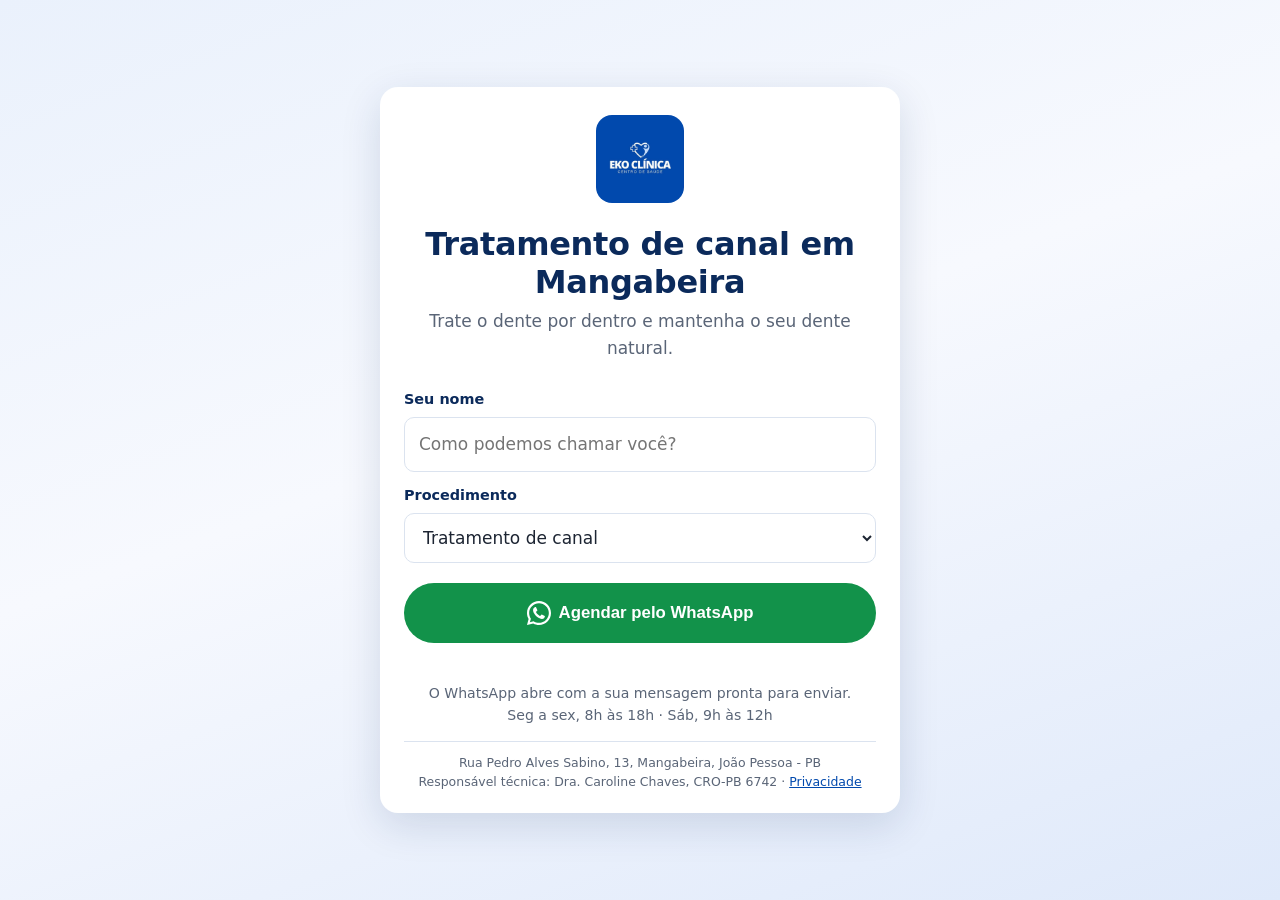
<file: tratamento-de-canal/index.html>
<!doctype html>
<html lang="pt-BR">
<head>
<!-- Google Tag Manager -->
<script>(function(w,d,s,l,i){w[l]=w[l]||[];w[l].push({'gtm.start':
new Date().getTime(),event:'gtm.js'});var f=d.getElementsByTagName(s)[0],
j=d.createElement(s),dl=l!='dataLayer'?'&l='+l:'';j.async=true;j.src=
'https://www.googletagmanager.com/gtm.js?id='+i+dl;f.parentNode.insertBefore(j,f);
})(window,document,'script','dataLayer','GTM-N7R9G9RZ');</script>
<!-- End Google Tag Manager -->
<meta charset="utf-8">
<meta name="viewport" content="width=device-width, initial-scale=1">
<title>Tratamento de canal em Mangabeira, João Pessoa | Eko Clínica</title>
<meta name="description" content="Tratamento de canal em Mangabeira, João Pessoa. Agende sua avaliação na Eko Clínica pelo WhatsApp.">
<link rel="canonical" href="https://ekoversobr.github.io/ekoclinica/tratamento-de-canal/">
<meta name="theme-color" content="#0149ad">
<meta property="og:type" content="website">
<meta property="og:title" content="Tratamento de canal em Mangabeira, João Pessoa | Eko Clínica">
<meta property="og:description" content="Tratamento de canal em Mangabeira, João Pessoa. Agende sua avaliação na Eko Clínica pelo WhatsApp.">
<meta property="og:url" content="https://ekoversobr.github.io/ekoclinica/tratamento-de-canal/">
<meta property="og:image" content="https://ekoversobr.github.io/ekoclinica/assets/logo-eko-clinica.png">
<meta property="og:locale" content="pt_BR">
<link rel="icon" href="../assets/favicon-64.png" sizes="64x64">
<link rel="apple-touch-icon" href="../assets/apple-touch-icon.png">
<link rel="stylesheet" href="../assets/site.css?v=484be460">
<script type="application/ld+json">{"@context": "https://schema.org", "@type": "Dentist", "name": "Eko Clínica", "url": "https://ekoversobr.github.io/ekoclinica/", "image": "https://ekoversobr.github.io/ekoclinica/assets/logo-eko-clinica.png", "telephone": "+5583996809052", "address": {"@type": "PostalAddress", "streetAddress": "Rua Pedro Alves Sabino, 13", "addressLocality": "João Pessoa", "addressRegion": "PB", "postalCode": "58059-126", "addressCountry": "BR"}, "openingHoursSpecification": [{"@type": "OpeningHoursSpecification", "dayOfWeek": ["Monday", "Tuesday", "Wednesday", "Thursday", "Friday"], "opens": "08:00", "closes": "18:00"}, {"@type": "OpeningHoursSpecification", "dayOfWeek": "Saturday", "opens": "09:00", "closes": "12:00"}]}</script>
<script src="../assets/site.js?v=f986e2d7" defer></script>
</head>
<body class="pagina-lp">
<!-- Google Tag Manager (noscript) -->
<noscript><iframe src="https://www.googletagmanager.com/ns.html?id=GTM-N7R9G9RZ" height="0" width="0" style="display:none;visibility:hidden"></iframe></noscript>
<!-- End Google Tag Manager (noscript) -->
<main class="lp">
  <section class="lp-card" aria-labelledby="lp-titulo">
    <a class="lp-logo" href="../" aria-label="Eko Clínica, página inicial">
      <img src="../assets/logo-eko-clinica.png" alt="Eko Clínica, Centro de Saúde" width="88" height="88">
    </a>
    <h1 id="lp-titulo">Tratamento de canal em Mangabeira</h1>
    <p class="lp-sub">Trate o dente por dentro e mantenha o seu dente natural.</p>
    <form id="form-agendar" novalidate>
      <label for="nome">Seu nome</label>
      <input id="nome" name="nome" type="text" autocomplete="given-name" maxlength="60" placeholder="Como podemos chamar você?" required>
      <label for="procedimento">Procedimento</label>
      <select id="procedimento" name="procedimento">
          <option value="sedação consciente">Sedação consciente</option>
          <option value="implante dentário">Implantes dentários</option>
          <option value="tratamento de canal" selected>Tratamento de canal</option>
          <option value="extração de siso">Extração de siso</option>
          <option value="facetas em resina">Facetas em resina</option>
          <option value="uma avaliação">Outro / avaliação geral</option>
      </select>
      <button type="submit" class="btn btn-wa btn-largo"><img class="ico-wa" src="../assets/whatsapp-glyph-white.svg" alt="" width="24" height="24"><span>Agendar pelo WhatsApp</span></button>
      <p id="form-aviso" class="lp-aviso" role="status" aria-live="polite"></p>
    </form>
    <a id="wa-envio" class="oculto" href="https://wa.me/5583996809052" target="_blank" rel="noopener" tabindex="-1" aria-hidden="true">WhatsApp</a>
    <p class="lp-nota">O WhatsApp abre com a sua mensagem pronta para enviar.<br>Seg a sex, 8h às 18h · Sáb, 9h às 12h</p>
    <p class="lp-rodape">Rua Pedro Alves Sabino, 13, Mangabeira, João Pessoa - PB<br>
      Responsável técnica: Dra. Caroline Chaves, CRO-PB 6742 · <a href="../privacidade/">Privacidade</a></p>
  </section>
</main>
</body>
</html>
</file>
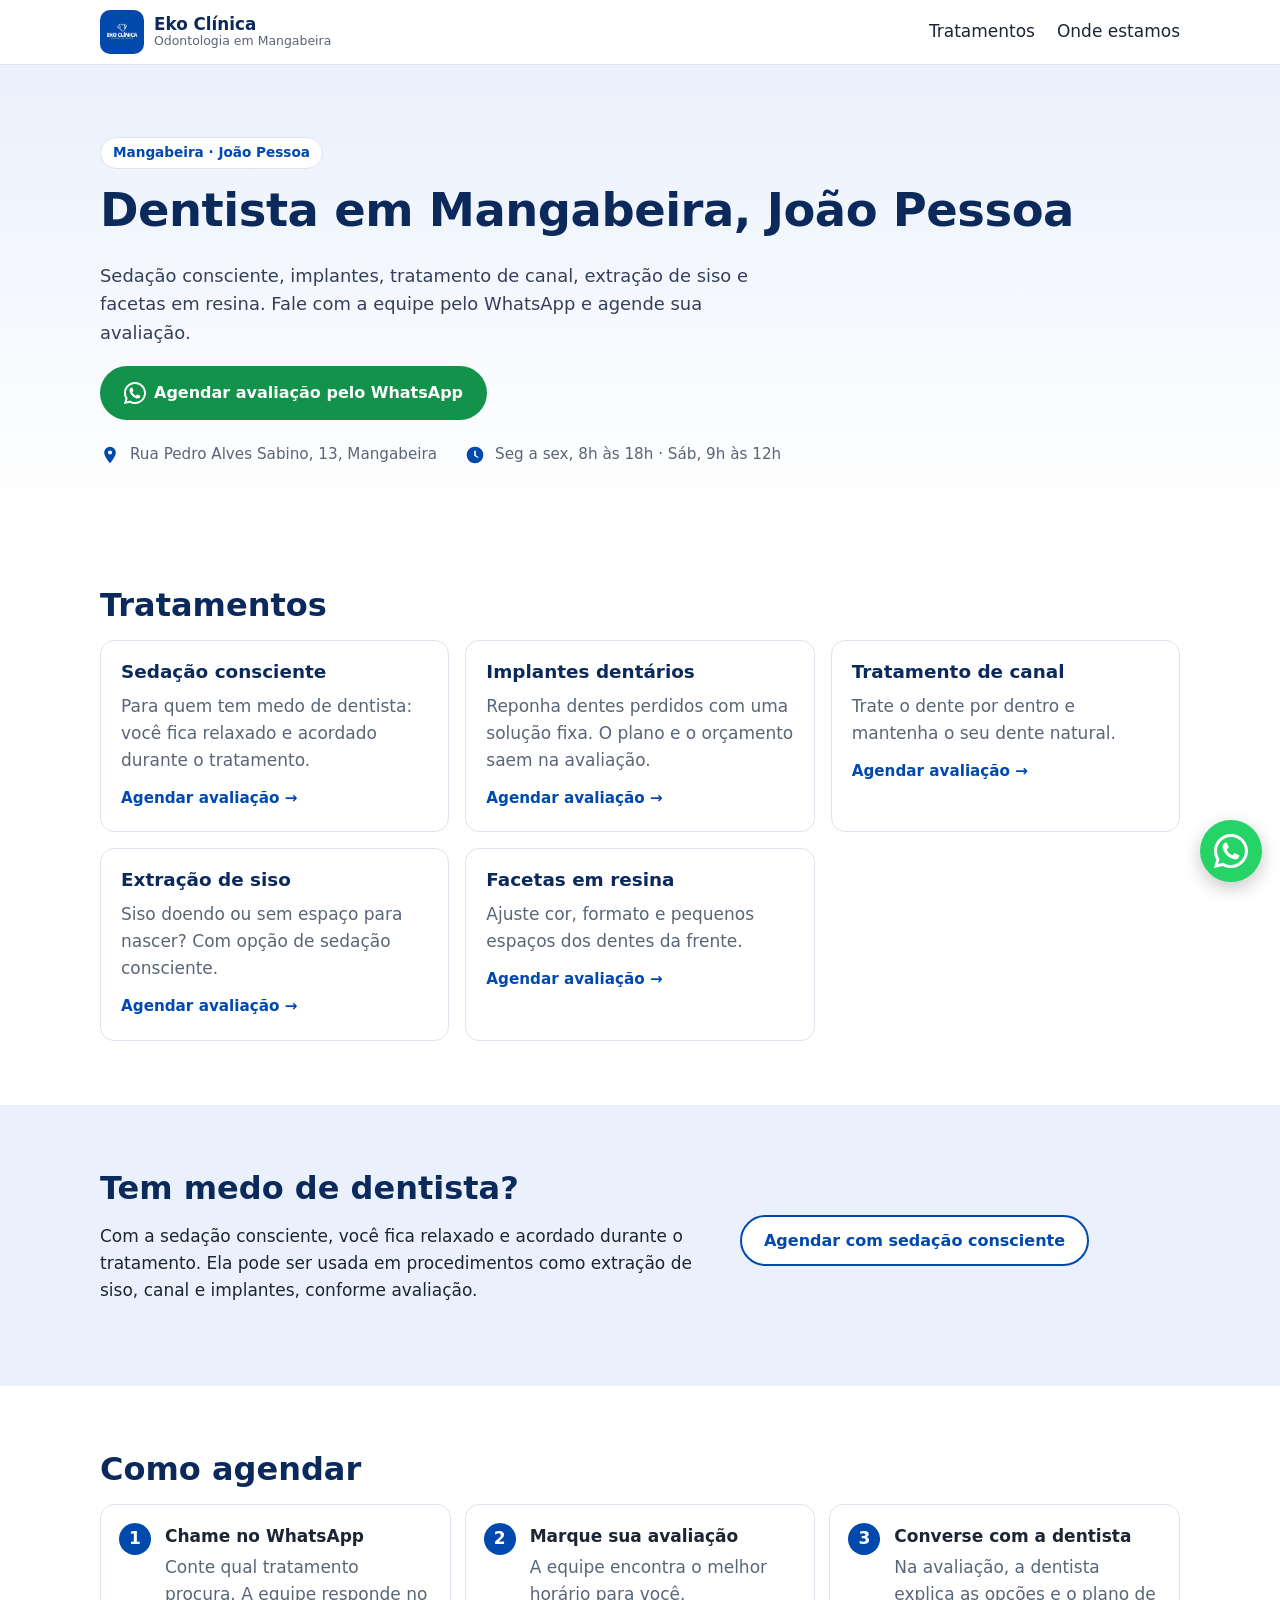
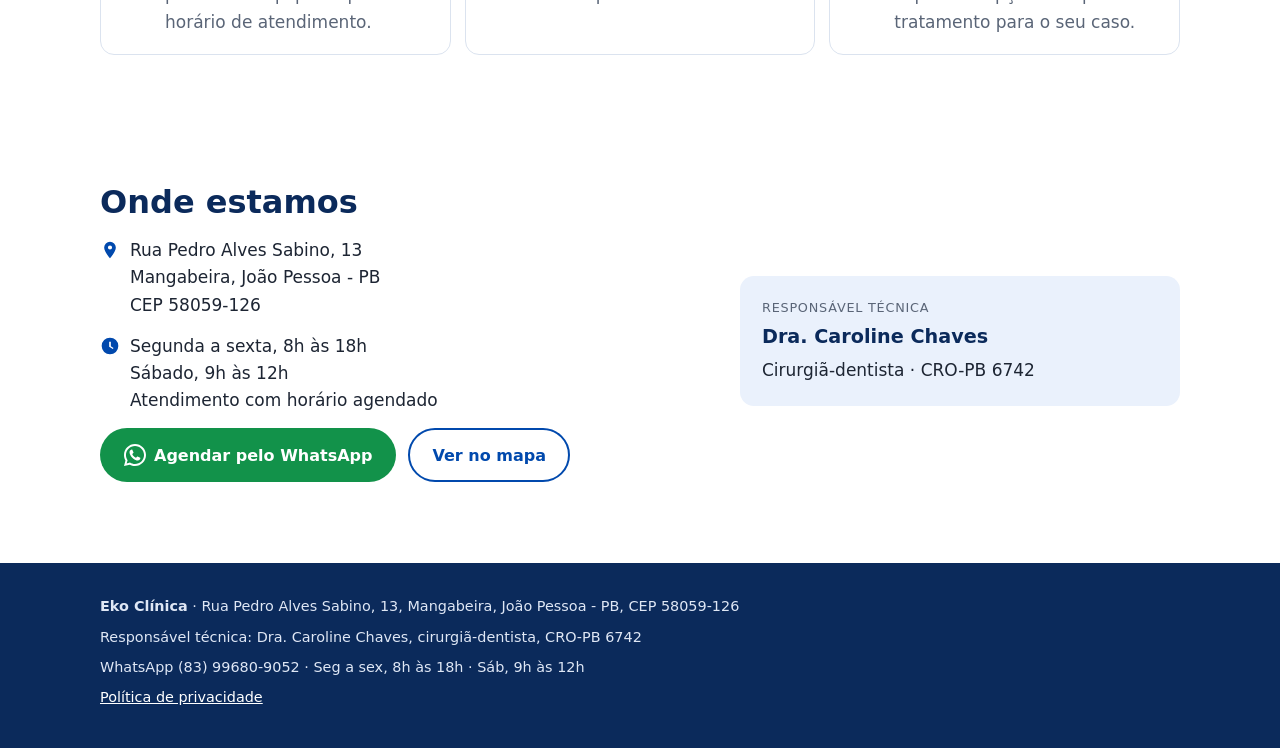
<file: campanhas/aparelhos-dentarios/index.html>
<!doctype html>
<html lang="pt-BR"><head><meta charset="utf-8">
<meta name="robots" content="noindex">
<link rel="canonical" href="https://ekoversobr.github.io/ekoclinica/">
<script>location.replace("../../" + location.search + location.hash);</script>
<meta http-equiv="refresh" content="0; url=../../">
<title>Eko Clínica</title></head>
<body><p><a href="../../">Eko Clínica</a></p></body></html>
</file>
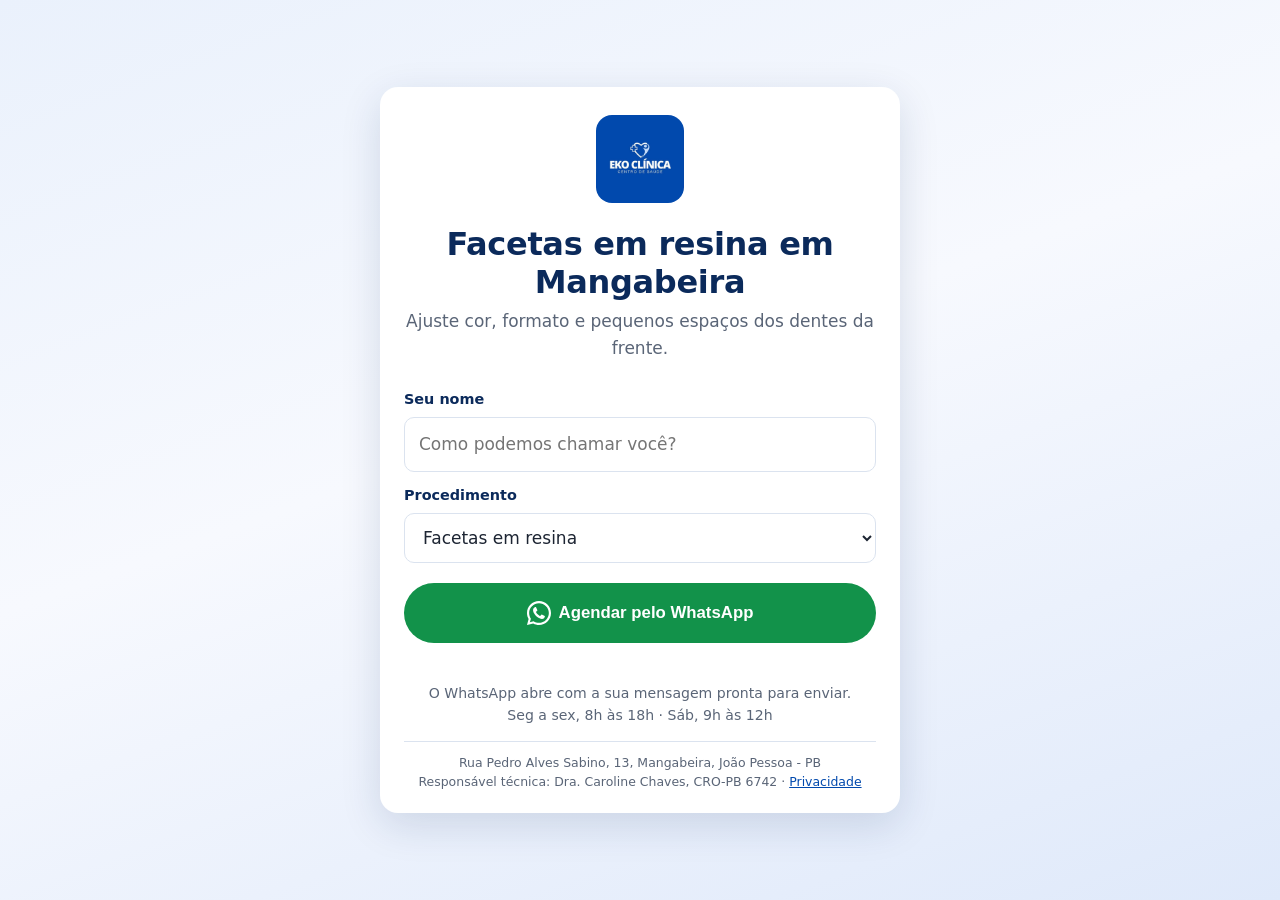
<file: campanhas/facetas-em-resina/index.html>
<!doctype html>
<html lang="pt-BR"><head><meta charset="utf-8">
<meta name="robots" content="noindex">
<link rel="canonical" href="https://ekoversobr.github.io/ekoclinica/facetas-em-resina/">
<script>location.replace("../../facetas-em-resina/" + location.search + location.hash);</script>
<meta http-equiv="refresh" content="0; url=../../facetas-em-resina/">
<title>Eko Clínica</title></head>
<body><p><a href="../../facetas-em-resina/">Eko Clínica</a></p></body></html>
</file>
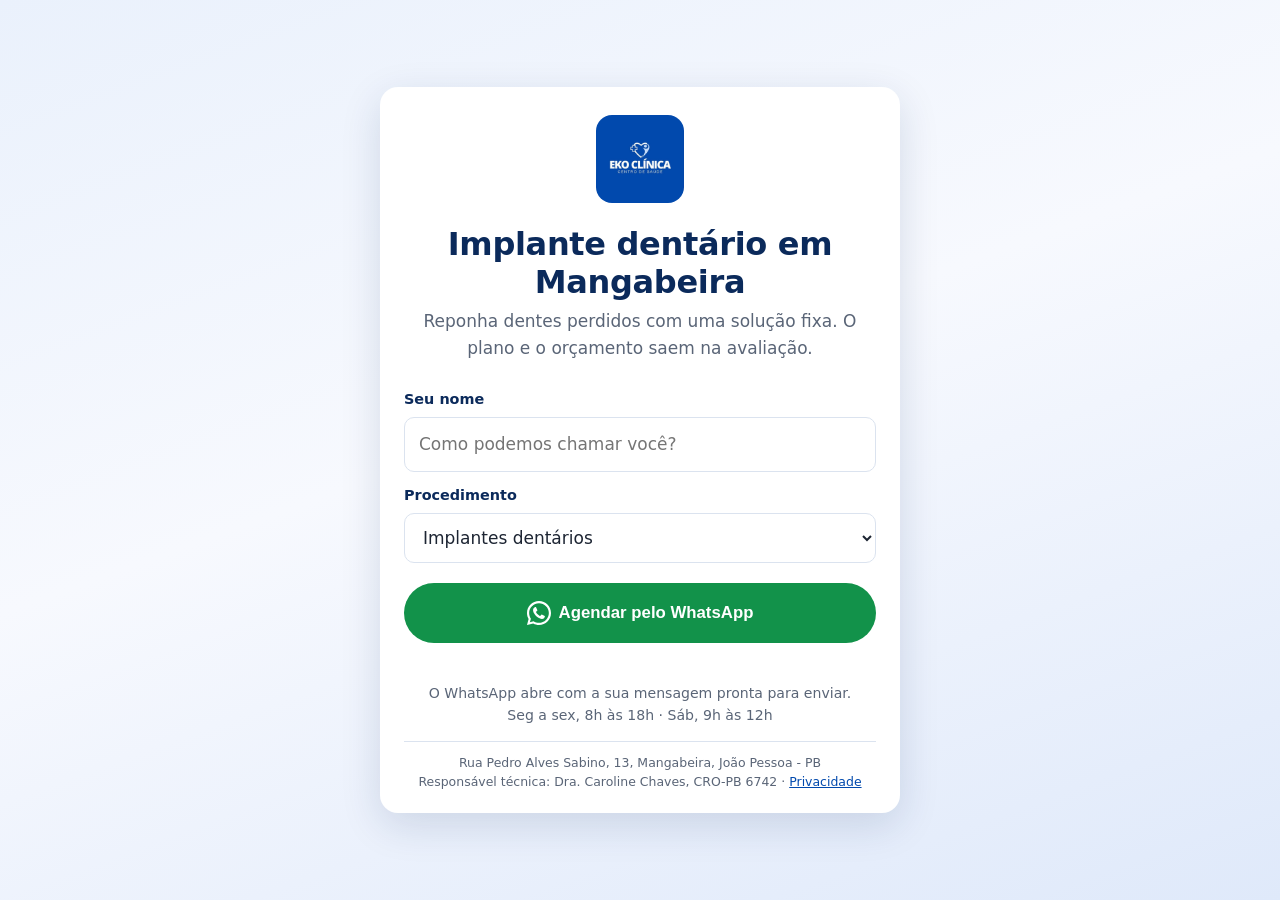
<file: campanhas/implantes-dentarios/index.html>
<!doctype html>
<html lang="pt-BR"><head><meta charset="utf-8">
<meta name="robots" content="noindex">
<link rel="canonical" href="https://ekoversobr.github.io/ekoclinica/implantes-dentarios/">
<script>location.replace("../../implantes-dentarios/" + location.search + location.hash);</script>
<meta http-equiv="refresh" content="0; url=../../implantes-dentarios/">
<title>Eko Clínica</title></head>
<body><p><a href="../../implantes-dentarios/">Eko Clínica</a></p></body></html>
</file>
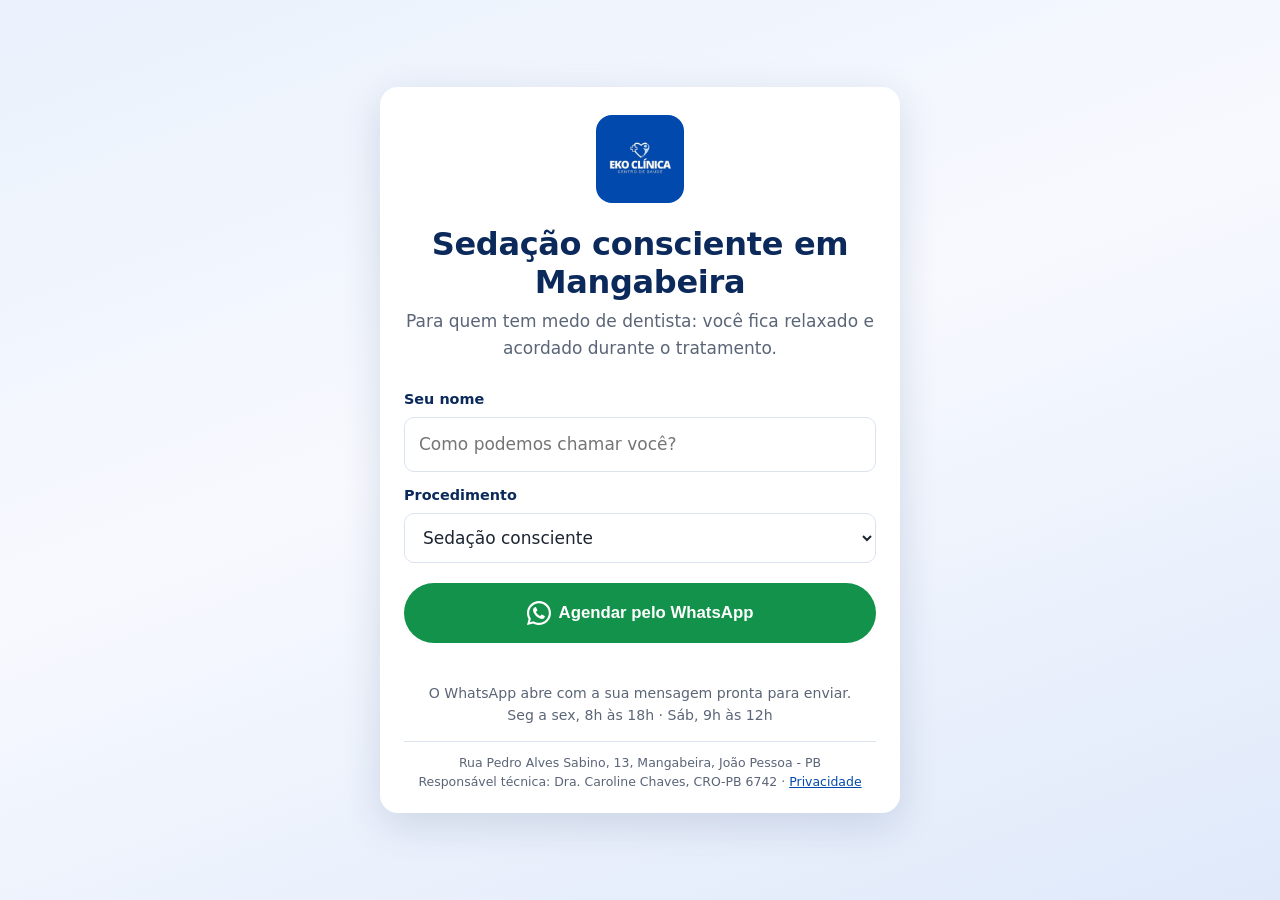
<file: campanhas/sedacao-consciente/index.html>
<!doctype html>
<html lang="pt-BR"><head><meta charset="utf-8">
<meta name="robots" content="noindex">
<link rel="canonical" href="https://ekoversobr.github.io/ekoclinica/sedacao-consciente/">
<script>location.replace("../../sedacao-consciente/" + location.search + location.hash);</script>
<meta http-equiv="refresh" content="0; url=../../sedacao-consciente/">
<title>Eko Clínica</title></head>
<body><p><a href="../../sedacao-consciente/">Eko Clínica</a></p></body></html>
</file>
<file: assets/site.css>
:root {
  --azul: #0149ad;
  --azul-escuro: #0b2a5b;
  --azul-claro: #eaf1fc;
  --verde: #12924a;
  --verde-escuro: #0d7a3d;
  --texto: #1d2533;
  --suave: #5a6577;
  --borda: #dbe3ef;
  --fundo: #ffffff;
  --raio: 14px;
}

* { box-sizing: border-box; }
html { -webkit-text-size-adjust: 100%; scroll-behavior: smooth; }
body {
  margin: 0;
  font-family: system-ui, -apple-system, "Segoe UI", Roboto, Arial, sans-serif;
  font-size: 17px;
  line-height: 1.6;
  color: var(--texto);
  background: var(--fundo);
}
img { max-width: 100%; height: auto; }
a { color: var(--azul); }
h1, h2, h3 { line-height: 1.2; color: var(--azul-escuro); margin: 0 0 .5em; }
h1 { font-size: clamp(1.9rem, 6vw, 2.9rem); letter-spacing: -.01em; }
h2 { font-size: clamp(1.45rem, 4.2vw, 2rem); }
h3 { font-size: 1.15rem; }
p { margin: 0 0 1em; }

.in { width: min(1080px, 100% - 40px); margin: 0 auto; }
.estreito { width: min(760px, 100% - 40px); }

/* Topo */
.topo { position: sticky; top: 0; z-index: 20; background: rgba(255,255,255,.96); border-bottom: 1px solid var(--borda); backdrop-filter: saturate(1.4) blur(6px); }
.topo-in { width: min(1080px, 100% - 32px); margin: 0 auto; display: flex; align-items: center; gap: 16px; min-height: 64px; }
.marca { display: flex; align-items: center; gap: 10px; text-decoration: none; color: var(--azul-escuro); margin-right: auto; }
.marca img { border-radius: 10px; }
.marca span { display: flex; flex-direction: column; line-height: 1.15; }
.marca strong { font-size: 1.05rem; }
.marca small { color: var(--suave); font-size: .78rem; }
.menu { display: none; gap: 22px; }
.menu a { text-decoration: none; color: var(--texto); font-weight: 500; }
.menu a:hover { color: var(--azul); }

/* Botões */
.btn { display: inline-flex; align-items: center; justify-content: center; gap: 8px; padding: 14px 22px; border-radius: 999px; font-weight: 700; text-decoration: none; border: 2px solid transparent; font-size: 1rem; line-height: 1.2; transition: background .15s, transform .15s; }
.btn:active { transform: translateY(1px); }
.btn-wa { background: var(--verde); color: #fff; }
.btn-wa:hover { background: var(--verde-escuro); }
.btn-claro { background: #fff; color: var(--azul); border-color: var(--azul); }
.btn-claro:hover { background: var(--azul-claro); }
.btn-sm { padding: 9px 16px; font-size: .92rem; }
.btn-largo { width: 100%; }
.ico-wa { flex: none; display: block; }
.acoes { display: flex; flex-wrap: wrap; gap: 12px; margin-top: 8px; }

/* Hero */
.hero { background: linear-gradient(180deg, var(--azul-claro), #fff); padding: 44px 0 36px; }
.selo { display: inline-block; font-size: .85rem; font-weight: 600; color: var(--azul); background: #fff; border: 1px solid var(--borda); border-radius: 999px; padding: 4px 12px; margin-bottom: 14px; }
.selo a { text-decoration: none; }
.lead { font-size: 1.12rem; color: #34405a; max-width: 680px; }
.fatos { list-style: none; padding: 0; margin: 22px 0 0; display: grid; gap: 8px; color: var(--suave); font-size: .95rem; }
.fatos li, .info { display: flex; gap: 10px; align-items: flex-start; }
.fatos svg, .info svg { color: var(--azul); flex: none; margin-top: 3px; }

/* Seções */
.secao { padding: 48px 0; }
.destaque { background: var(--azul-claro); }
.grade-2 { display: grid; gap: 24px; align-items: center; }
.grade-cards { display: grid; gap: 16px; }
.card-trat { display: block; background: #fff; border: 1px solid var(--borda); border-radius: var(--raio); padding: 20px; text-decoration: none; color: var(--texto); transition: border-color .15s, box-shadow .15s; }
.card-trat:hover { border-color: var(--azul); box-shadow: 0 6px 20px rgba(1,73,173,.08); }
.card-trat p { color: var(--suave); margin-bottom: .6em; }
.mais { color: var(--azul); font-weight: 600; font-size: .95rem; }

.lista { padding-left: 1.2em; margin: 0 0 1em; }
.lista li { margin-bottom: .4em; }
.nota { color: var(--suave); font-size: .95rem; }

.etapas { list-style: none; counter-reset: etapa; padding: 0; margin: 0; display: grid; gap: 14px; }
.etapas li { counter-increment: etapa; position: relative; background: #fff; border: 1px solid var(--borda); border-radius: var(--raio); padding: 18px 18px 18px 64px; display: flex; flex-direction: column; gap: 4px; }
.etapas li::before { content: counter(etapa); position: absolute; left: 18px; top: 18px; width: 32px; height: 32px; border-radius: 50%; background: var(--azul); color: #fff; font-weight: 700; display: grid; place-items: center; }
.etapas span { color: var(--suave); }

details { border: 1px solid var(--borda); border-radius: var(--raio); padding: 14px 18px; margin-bottom: 10px; background: #fff; }
summary { cursor: pointer; font-weight: 600; color: var(--azul-escuro); }
details p { margin: .6em 0 0; color: #34405a; }

.local .info { margin-bottom: 14px; }
.cartao-rt { background: var(--azul-claro); border-radius: var(--raio); padding: 22px; }
.cartao-rt p { margin: 0; }
.rotulo { font-size: .8rem; text-transform: uppercase; letter-spacing: .06em; color: var(--suave); }
.rt-nome { font-size: 1.2rem; font-weight: 700; color: var(--azul-escuro); margin: 4px 0 !important; }

.texto h2 { font-size: 1.25rem; margin-top: 1.4em; }

/* Rodapé */
.rodape { background: var(--azul-escuro); color: #dfe7f5; padding: 32px 0; font-size: .9rem; }
.rodape p { margin: 0 0 .5em; }
.rodape a { color: #fff; }

/* Botão flutuante do WhatsApp */
.wa-flutuante { position: fixed; right: 18px; bottom: calc(18px + env(safe-area-inset-bottom)); z-index: 30; width: 62px; height: 62px; border-radius: 50%; background: #25d366; color: #fff; display: grid; place-items: center; box-shadow: 0 6px 18px rgba(0,0,0,.22); transition: transform .15s, background .15s; }
.wa-flutuante:hover { background: #1ebe5b; transform: scale(1.05); }

/* Páginas de serviço (cartão enxuto) */
.pagina-lp { background: linear-gradient(160deg, #eaf1fc 0%, #f7f9fe 45%, #dfe9fa 100%); min-height: 100vh; }
.lp { min-height: 100vh; display: grid; place-items: center; padding: 24px 16px; }
.lp-card { width: min(520px, 100%); background: #fff; border-radius: 18px; box-shadow: 0 12px 40px rgba(11,42,91,.14); padding: 28px 24px 22px; text-align: center; }
.lp-logo img { border-radius: 16px; }
.lp-card h1 { font-size: clamp(1.55rem, 6vw, 2rem); margin: 14px 0 6px; }
.lp-sub { color: var(--suave); margin-bottom: 20px; }
.lp-card form { text-align: left; display: grid; gap: 6px; }
.lp-card label { font-size: .9rem; font-weight: 600; color: var(--azul-escuro); margin-top: 6px; }
.lp-card input, .lp-card select { width: 100%; font: inherit; padding: 13px 14px; border: 1.5px solid var(--borda); border-radius: 10px; background: #fff; color: var(--texto); }
.lp-card input:focus, .lp-card select:focus { outline: none; border-color: var(--azul); box-shadow: 0 0 0 3px rgba(1,73,173,.15); }
.lp-card button { margin-top: 14px; cursor: pointer; font-size: 1.05rem; padding: 16px 22px; }
.lp-aviso { min-height: 1.4em; margin: 6px 0 0; color: #b42318; font-size: .92rem; text-align: center; }
.lp-nota { color: var(--suave); font-size: .88rem; margin: 6px 0 14px; }
.lp-rodape { border-top: 1px solid var(--borda); padding-top: 12px; margin: 0; color: var(--suave); font-size: .78rem; line-height: 1.5; }
.oculto { position: absolute; width: 1px; height: 1px; overflow: hidden; clip: rect(0 0 0 0); }

@media (min-width: 760px) {
  .menu { display: flex; }
  .hero { padding: 72px 0 56px; }
  .secao { padding: 64px 0; }
  .fatos { grid-auto-flow: column; justify-content: start; gap: 28px; }
  .grade-2 { grid-template-columns: 1.4fr 1fr; }
  .grade-cards { grid-template-columns: repeat(3, 1fr); }
  .grade-2c { grid-template-columns: repeat(2, 1fr); }
  .etapas { grid-template-columns: repeat(auto-fit, minmax(220px, 1fr)); }
}
</file>
